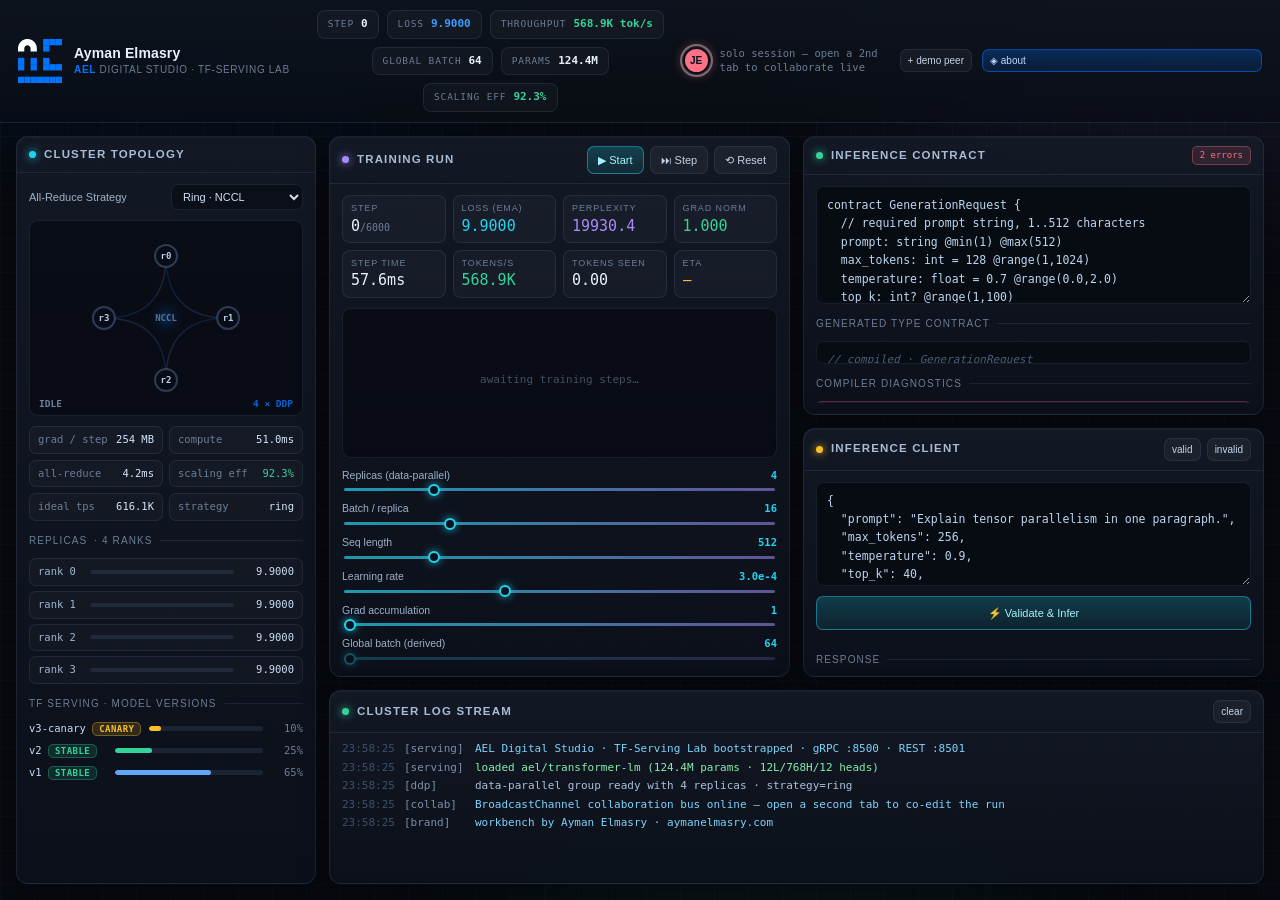
<file: index.html>
<!DOCTYPE html>
<html lang="en">
<head>
<meta charset="utf-8">
<meta name="viewport" content="width=device-width,initial-scale=1">
<title>Ayman Elmasry · TF-Serving Lab — Distributed DDP Transformer Workbench</title>
<meta name="description" content="AEL Digital Studio — interactive transformer workbench with distributed data parallelism, real-time collaboration and type-safe inference contracts.">
<meta name="author" content="Ayman Elmasry">
<style>
:root{
  --bg:#070a10; --bg2:#0c1119;
  --panel-a:rgba(20,26,38,.92); --panel-b:rgba(12,17,27,.92);
  --line:rgba(120,150,200,.14); --line-2:rgba(120,150,200,.28);
  --txt:#c9d6e8; --dim:#6b7d96; --hi:#e8f2ff;
  --cyan:#22d3ee; --violet:#a78bfa; --green:#34d399; --amber:#fbbf24; --red:#fb7185; --blue:#60a5fa;
  --brand:#0074FF;
  --mono:ui-monospace,'SF Mono','JetBrains Mono',Menlo,Consolas,monospace;
}
*{box-sizing:border-box}
html,body{height:100%;margin:0}
body{
  background:var(--bg); color:var(--txt); overflow:hidden;
  font:13px/1.5 -apple-system,BlinkMacSystemFont,'Segoe UI',Roboto,Helvetica,Arial,sans-serif;
  display:flex; flex-direction:column; -webkit-font-smoothing:antialiased;
}
.bg-grid{
  position:fixed; inset:0; pointer-events:none; z-index:0;
  background:
    radial-gradient(900px 500px at 12% -10%, rgba(0,116,255,.13), transparent 60%),
    radial-gradient(800px 500px at 92% 0%, rgba(167,139,250,.10), transparent 60%),
    radial-gradient(700px 400px at 60% 110%, rgba(52,211,153,.07), transparent 60%),
    linear-gradient(rgba(120,150,200,.035) 1px, transparent 1px) 0 0/100% 34px,
    linear-gradient(90deg, rgba(120,150,200,.035) 1px, transparent 1px) 0 0/34px 100%;
}
/* ---------- top bar ---------- */
.topbar{
  position:relative; z-index:2; display:flex; align-items:center; gap:16px;
  padding:10px 18px; border-bottom:1px solid var(--line);
  background:linear-gradient(180deg, rgba(14,19,29,.95), rgba(9,13,20,.7));
  backdrop-filter:blur(10px); flex-wrap:wrap;
}
.brand{display:flex; align-items:center; gap:12px; min-width:280px; cursor:pointer; user-select:none}
.brand:hover .logo{transform:scale(1.06)}
.logo{width:44px;height:44px;display:grid;place-items:center;flex-shrink:0;background:transparent;border:none;box-shadow:none;transition:transform .25s ease;}
.logo svg{display:block;width:100%;height:100%}
.brand h1{margin:0;font-size:14px;letter-spacing:.01em;color:var(--hi);font-weight:650;line-height:1.25}
.brand p{margin:0;font-size:10px;color:var(--dim);letter-spacing:.07em;text-transform:uppercase;line-height:1.35}
.brand p b{color:var(--brand); font-weight:700}
.status-strip{display:flex; gap:8px; flex:1; flex-wrap:wrap; justify-content:center}
.chip{
  display:flex; align-items:center; gap:7px; padding:5px 10px; border-radius:8px;
  background:rgba(255,255,255,.03); border:1px solid var(--line); font-family:var(--mono); font-size:11px;
}
.chip b{color:var(--hi); font-weight:600}
.chip .lab{color:var(--dim); font-size:9.5px; text-transform:uppercase; letter-spacing:.09em}
.presence{display:flex; align-items:center; gap:10px}
.avatars{display:flex}
.avatar{
  width:27px;height:27px;border-radius:50%;display:grid;place-items:center;
  font-size:10px;font-weight:700;color:#08111c; background:var(--c,#22d3ee);
  border:2px solid #0a0f18; margin-left:-7px; cursor:default; position:relative;
  box-shadow:0 0 12px color-mix(in srgb, var(--c) 55%, transparent);
}
.avatar:first-child{margin-left:0}
.avatar.self{outline:2px solid rgba(255,255,255,.35); outline-offset:1px}
.solo-hint{font-size:10.5px;color:var(--dim);font-family:var(--mono);max-width:170px;line-height:1.3}
/* ---------- layout ---------- */
.layout{
  position:relative; z-index:1; flex:1; min-height:0;
  display:grid; gap:13px; padding:13px 16px 16px;
  grid-template-columns:335px minmax(0,1.12fr) minmax(0,1fr);
  grid-template-rows:minmax(0,1fr) 194px;
}
#panel-cluster{grid-area:1/1/3/2}
#panel-train{grid-area:1/2/2/3}
#panel-logs{grid-area:2/2/3/4}
.col-right{grid-area:1/3/2/4; display:flex; flex-direction:column; gap:13px; min-height:0}
.col-right .panel{flex:1 1 0; min-height:0}
.col-right .panel:first-child{flex:1.12 1 0}
/* ---------- panels ---------- */
.panel{
  display:flex; flex-direction:column; min-height:0; overflow:hidden; position:relative;
  background:linear-gradient(180deg,var(--panel-a),var(--panel-b));
  border:1px solid var(--line); border-radius:12px;
  box-shadow:0 10px 30px rgba(0,0,0,.35), inset 0 1px 0 rgba(255,255,255,.03);
  transition:box-shadow .25s, border-color .25s;
}
.panel.peer-focus{border-color:var(--line-2)}
.panel-head{
  display:flex; align-items:center; gap:9px; padding:9px 12px;
  border-bottom:1px solid var(--line); flex-shrink:0;
}
.panel-head h2{
  margin:0; font-size:11.5px; letter-spacing:.1em; text-transform:uppercase;
  color:#a8bcd6; font-weight:650; display:flex; align-items:center; gap:8px; white-space:nowrap;
}
.dot{width:7px;height:7px;border-radius:50%;display:inline-block;flex-shrink:0}
.dot.cyan{background:var(--cyan);box-shadow:0 0 9px var(--cyan)}
.dot.violet{background:var(--violet);box-shadow:0 0 9px var(--violet)}
.dot.green{background:var(--green);box-shadow:0 0 9px var(--green)}
.dot.amber{background:var(--amber);box-shadow:0 0 9px var(--amber)}
.dot.brand{background:var(--brand);box-shadow:0 0 9px var(--brand)}
.spacer{flex:1}
.peer-chips{display:flex; gap:4px; align-items:center; margin-left:auto}
.peer-chip{
  width:17px;height:17px;border-radius:50%;display:grid;place-items:center;font-size:8px;font-weight:800;
  color:#08111c;background:var(--c); box-shadow:0 0 8px color-mix(in srgb,var(--c) 60%,transparent);
}
.panel-body{
  flex:1; min-height:0; overflow:auto; padding:11px 12px;
  display:flex; flex-direction:column; gap:10px;
}
.panel-body::-webkit-scrollbar,pre::-webkit-scrollbar,textarea::-webkit-scrollbar,.log-stream::-webkit-scrollbar{width:9px;height:9px}
.panel-body::-webkit-scrollbar-thumb,pre::-webkit-scrollbar-thumb,textarea::-webkit-scrollbar-thumb,.log-stream::-webkit-scrollbar-thumb{background:rgba(120,150,200,.18);border-radius:6px}
.panel-body::-webkit-scrollbar-track,pre::-webkit-scrollbar-track,textarea::-webkit-scrollbar-track,.log-stream::-webkit-scrollbar-track{background:transparent}
/* ---------- controls ---------- */
.btn{
  font:inherit; font-size:11px; padding:5px 10px; border-radius:7px; cursor:pointer;
  background:rgba(255,255,255,.045); color:#c3d3e8; border:1px solid var(--line);
  transition:.15s; white-space:nowrap;
}
.btn:hover{background:rgba(255,255,255,.09); border-color:var(--line-2); color:#fff}
.btn:active{transform:translateY(1px)}
.btn.primary{background:linear-gradient(180deg,rgba(34,211,238,.22),rgba(34,211,238,.09)); border-color:rgba(34,211,238,.45); color:#a5f3ff}
.btn.primary:hover{background:linear-gradient(180deg,rgba(34,211,238,.34),rgba(34,211,238,.14))}
.btn.tiny{font-size:10px; padding:3px 7px}
.btn.wide{width:100%; justify-content:center; padding:8px}
.btn.brand{background:linear-gradient(180deg,rgba(0,116,255,.28),rgba(0,116,255,.12)); border-color:rgba(0,116,255,.5); color:#bcd9ff}
.btn.brand:hover{background:linear-gradient(180deg,rgba(0,116,255,.4),rgba(0,116,255,.18))}
.btn-group{display:flex; gap:6px; align-items:center}
select,input[type=number]{
  font:inherit; font-size:11px; background:#0a0f18; color:#cfe0f5;
  border:1px solid var(--line); border-radius:7px; padding:5px 7px; outline:none;
}
select:focus,input:focus{border-color:rgba(34,211,238,.5)}
.subhead{
  font-size:10px; letter-spacing:.11em; text-transform:uppercase; color:var(--dim);
  display:flex; align-items:center; gap:7px; margin-top:2px;
}
.subhead::after{content:''; flex:1; height:1px; background:var(--line)}
.field-row{display:flex; align-items:center; gap:9px; justify-content:space-between}
.field-row label{font-size:11px; color:#9db0c8}
.row-between{display:flex; align-items:center; justify-content:space-between; gap:8px}
/* ---------- canvases ---------- */
.canvas-wrap{position:relative; width:100%; border-radius:9px; overflow:hidden; background:rgba(5,8,14,.6); border:1px solid var(--line)}
.canvas-wrap canvas{display:block; width:100%; height:100%}
.ring-wrap{height:196px; flex-shrink:0}
.loss-wrap{height:150px; flex-shrink:0}
/* ---------- metrics ---------- */
.metrics{display:grid; grid-template-columns:repeat(auto-fit,minmax(84px,1fr)); gap:7px}
.metric{background:rgba(255,255,255,.028); border:1px solid var(--line); border-radius:8px; padding:6px 8px; min-width:0}
.metric .k{font-size:9px; letter-spacing:.1em; text-transform:uppercase; color:var(--dim); white-space:nowrap; overflow:hidden; text-overflow:ellipsis}
.metric .v{font-family:var(--mono); font-size:15px; color:var(--hi); line-height:1.35; white-space:nowrap; overflow:hidden; text-overflow:ellipsis}
.metric .v.cyan{color:var(--cyan)} .metric .v.violet{color:var(--violet)}
.metric .v.green{color:var(--green)} .metric .v.amber{color:var(--amber)} .metric .v.red{color:var(--red)}
/* ---------- sliders ---------- */
.sliders{display:grid; grid-template-columns:1fr 1fr; gap:8px 14px}
.slider{display:flex; flex-direction:column; gap:3px}
.slider .top{display:flex; justify-content:space-between; font-size:10.5px; color:#9db0c8}
.slider .top b{font-family:var(--mono); color:var(--cyan); font-weight:600}
input[type=range]{
  -webkit-appearance:none; appearance:none; height:3px; border-radius:3px; outline:none;
  background:linear-gradient(90deg, rgba(34,211,238,.7), rgba(167,139,250,.55));
}
input[type=range]::-webkit-slider-thumb{
  -webkit-appearance:none; width:12px;height:12px;border-radius:50%;
  background:#0b1220; border:2px solid var(--cyan); cursor:pointer;
  box-shadow:0 0 9px rgba(34,211,238,.75);
}
input[type=range]::-moz-range-thumb{width:12px;height:12px;border-radius:50%;background:#0b1220;border:2px solid var(--cyan);cursor:pointer}
/* ---------- cluster ---------- */
.kv-grid{display:grid; grid-template-columns:1fr 1fr; gap:6px}
.kv{display:flex; justify-content:space-between; gap:8px; font-family:var(--mono); font-size:10.5px;
  background:rgba(255,255,255,.025); border:1px solid var(--line); border-radius:7px; padding:5px 8px}
.kv span:first-child{color:var(--dim)} .kv span:last-child{color:#d5e6fb}
.replica-list{display:flex; flex-direction:column; gap:5px}
.replica{
  display:grid; grid-template-columns:auto 1fr auto; align-items:center; gap:8px;
  background:rgba(255,255,255,.025); border:1px solid var(--line); border-radius:7px; padding:5px 8px;
  font-size:10.5px; font-family:var(--mono); transition:border-color .2s;
}
.replica.active{border-color:rgba(34,211,238,.4)}
.replica .rname{color:#9fb6d2; min-width:44px}
.replica .bar{height:4px; border-radius:3px; background:rgba(120,150,200,.14); overflow:hidden}
.replica .bar i{display:block; height:100%; background:linear-gradient(90deg,var(--cyan),var(--violet)); transition:width .12s linear}
.replica .rloss{color:#c8dcf5; min-width:52px; text-align:right}
.replica .stag{font-size:9px; padding:1px 5px; border-radius:4px; background:rgba(251,191,36,.13); color:var(--amber); border:1px solid rgba(251,191,36,.3)}
.versions{display:flex; flex-direction:column; gap:6px}
.version{display:grid; grid-template-columns:auto 1fr auto; gap:8px; align-items:center; font-family:var(--mono); font-size:10.5px}
.version .vname{color:#c8dcf5; min-width:78px}
.version .vbar{height:5px; background:rgba(120,150,200,.14); border-radius:3px; overflow:hidden}
.version .vbar i{display:block; height:100%; border-radius:3px}
.version .vpct{color:var(--dim); min-width:32px; text-align:right}
.tag{font-size:9px; padding:1px 6px; border-radius:5px; letter-spacing:.05em; text-transform:uppercase; font-weight:700}
.tag.canary{background:rgba(251,191,36,.15); color:var(--amber); border:1px solid rgba(251,191,36,.35)}
.tag.stable{background:rgba(52,211,153,.13); color:var(--green); border:1px solid rgba(52,211,153,.3)}
/* ---------- editors ---------- */
textarea{
  width:100%; background:#070b12; color:#bcd6f0; border:1px solid var(--line); border-radius:8px;
  padding:9px 10px; font-family:var(--mono); font-size:11.5px; line-height:1.6; resize:vertical;
  outline:none; transition:border-color .2s; tab-size:2;
}
textarea:focus{border-color:rgba(34,211,238,.45); box-shadow:0 0 0 3px rgba(34,211,238,.07)}
#contractSrc{min-height:118px}
#requestSrc{min-height:104px}
pre.code{
  margin:0; background:#070b12; border:1px solid var(--line); border-radius:8px; padding:9px 10px;
  font-family:var(--mono); font-size:11px; line-height:1.6; color:#a8c6e6;
  white-space:pre-wrap; word-break:break-word; overflow:auto; max-height:190px;
}
#responseBox{color:#9fe8c9; max-height:150px}
.c-kw{color:#c084fc} .c-str{color:#6ee7b7} .c-num{color:#fbbf24} .c-cmt{color:#4b5f78; font-style:italic}
.badge{
  font-size:9px; padding:2px 7px; border-radius:5px; font-family:var(--mono);
  background:rgba(52,211,153,.13); color:var(--green); border:1px solid rgba(52,211,153,.3);
}
.badge.err{background:rgba(251,113,133,.13); color:var(--red); border-color:rgba(251,113,133,.35)}
/* ---------- diagnostics ---------- */
.diags{display:flex; flex-direction:column; gap:4px; max-height:130px; overflow:auto}
.diag{
  display:flex; gap:8px; align-items:flex-start; font-family:var(--mono); font-size:10.5px;
  padding:5px 8px; border-radius:6px; border:1px solid transparent; line-height:1.45;
}
.diag.error{background:rgba(251,113,133,.08); border-color:rgba(251,113,133,.25); color:#ffc4cd}
.diag.warn{background:rgba(251,191,36,.07); border-color:rgba(251,191,36,.22); color:#ffe1a3}
.diag.ok{background:rgba(52,211,153,.07); border-color:rgba(52,211,153,.22); color:#a7f3d0}
.diag .p{color:#7dd3fc; min-width:88px; flex-shrink:0}
.diag .l{color:var(--dim); min-width:30px; flex-shrink:0}
/* ---------- logs ---------- */
.log-stream{
  flex:1; min-height:0; overflow:auto; padding:8px 12px; font-family:var(--mono); font-size:11px;
  display:flex; flex-direction:column; gap:2px;
}
.log-line{display:flex; gap:9px; line-height:1.5; white-space:nowrap}
.log-line .t{color:#3d5069; flex-shrink:0}
.log-line .s{color:#7c8fa8; flex-shrink:0; min-width:62px}
.log-line .m{color:#a9c1dc; white-space:pre-wrap; word-break:break-word}
.log-line.info .m{color:#a9c1dc}
.log-line.ok .m{color:#86efac}
.log-line.warn .m{color:#fcd34d}
.log-line.err .m{color:#fda4af}
.log-line.sys .m{color:#7dd3fc}
.log-line .who{font-weight:700}
/* ---------- about modal ---------- */
.modal{
  position:fixed; inset:0; z-index:50; display:none;
  background:rgba(4,7,12,.78); backdrop-filter:blur(7px);
  align-items:center; justify-content:center; padding:22px;
}
.modal.open{display:flex}
.modal-card{
  width:min(560px,100%); max-height:86vh; overflow:auto; position:relative;
  background:linear-gradient(180deg,rgba(18,24,36,.98),rgba(10,14,22,.98));
  border:1px solid rgba(0,116,255,.28); border-radius:16px; padding:26px 26px 22px;
  box-shadow:0 30px 80px rgba(0,0,0,.7), 0 0 60px rgba(0,116,255,.12), inset 0 1px 0 rgba(255,255,255,.05);
  animation:pop .22s ease-out;
}
@keyframes pop{from{opacity:0;transform:translateY(12px) scale(.985)}to{opacity:1;transform:none}}
.modal-card::-webkit-scrollbar{width:9px}
.modal-card::-webkit-scrollbar-thumb{background:rgba(120,150,200,.2);border-radius:6px}
.modal-close{
  position:absolute; top:14px; right:14px; width:28px; height:28px; border-radius:8px;
  background:rgba(255,255,255,.05); border:1px solid var(--line); color:#9db0c8;
  cursor:pointer; font-size:15px; line-height:1; display:grid; place-items:center;
}
.modal-close:hover{background:rgba(255,255,255,.1); color:#fff}
.m-head{display:flex; gap:18px; align-items:center; margin-bottom:16px}
.m-logo{width:74px;height:74px;flex-shrink:0;display:grid;place-items:center;background:transparent;border:none;box-shadow:none;}
.m-logo svg{display:block;width:100%;height:100%}
.m-head h2{margin:0 0 5px; font-size:20px; color:#f0f7ff; letter-spacing:-.01em; font-weight:700}
.m-title{font-size:10.5px; letter-spacing:.06em; text-transform:uppercase; color:var(--brand); font-weight:700; line-height:1.5}
.m-loc{font-size:11px; color:var(--dim); font-family:var(--mono); margin-top:4px}
.m-body p{font-size:12.5px; line-height:1.72; color:#a9c1dc; margin:0 0 12px}
.m-body p:last-of-type{margin-bottom:0}
.m-divider{height:1px; background:var(--line); margin:18px 0 14px}
.m-links{display:grid; grid-template-columns:1fr 1fr; gap:9px}
.m-link{
  display:flex; align-items:center; gap:9px; padding:9px 11px; border-radius:9px;
  background:rgba(255,255,255,.03); border:1px solid var(--line); text-decoration:none;
  color:#c9d6e8; font-size:11.5px; font-family:var(--mono); transition:.16s; min-width:0;
}
.m-link:hover{background:rgba(0,116,255,.12); border-color:rgba(0,116,255,.45); color:#e8f2ff; transform:translateY(-1px)}
.m-link .ic{
  width:22px;height:22px;border-radius:6px;flex-shrink:0;display:grid;place-items:center;
  background:rgba(0,116,255,.16); color:#7cb4ff; font-size:11px; font-weight:700;
}
.m-link span{overflow:hidden; text-overflow:ellipsis; white-space:nowrap}
.m-credit{
  margin-top:16px; padding-top:13px; border-top:1px solid var(--line);
  display:flex; justify-content:space-between; align-items:center; gap:10px; flex-wrap:wrap;
  font-size:10px; color:var(--dim); font-family:var(--mono); letter-spacing:.04em;
}
.m-credit a{color:#7cb4ff; text-decoration:none}
.m-credit a:hover{text-decoration:underline}
@media (max-width:1280px){
  .layout{grid-template-columns:300px minmax(0,1fr) minmax(0,1fr)}
  .sliders{grid-template-columns:1fr}
}
@media (max-width:1080px){
  body{overflow:auto}
  .layout{display:flex; flex-direction:column; height:auto}
  .panel{min-height:300px}
  .col-right{flex-direction:column}
  #panel-logs{min-height:200px}
  .canvas-wrap{height:180px}
  .m-links{grid-template-columns:1fr}
}
</style>
</head>
<body>
<div class="bg-grid"></div>

<header class="topbar">
  <div class="brand" id="brandBtn" title="About Ayman Elmasry">
    <div class="logo" aria-label="AEL Digital Studio">
      <svg xmlns="http://www.w3.org/2000/svg" viewBox="0 0 226.77 226.77">
        <path d="m97.19,48.59v16.2h-32.4v-16.2c0-8.94-7.25-16.2-16.2-16.2s-16.2,7.25-16.2,16.2v16.2H0v-16.2c0-5.68.98-11.13,2.76-16.2C9.44,13.52,27.44,0,48.59,0s39.16,13.52,45.83,32.4c1.79,5.07,2.76,10.52,2.76,16.2Z" fill="#ffffff"/>
        <rect y="97.19" width="32.4" height="32.4" fill="#0074FF"/>
        <rect x="64.79" y="97.19" width="32.4" height="32.4" fill="#0074FF"/>
        <rect x="64.79" y="129.58" width="32.4" height="32.4" fill="#0074FF"/>
        <rect y="129.58" width="32.4" height="32.4" fill="#0074FF"/>
        <rect x="129.58" y="97.19" width="32.4" height="32.4" fill="#0074FF"/>
        <rect x="161.98" y="129.58" width="32.4" height="32.4" fill="#0074FF"/>
        <rect x="194.38" y="129.58" width="32.4" height="32.4" fill="#0074FF"/>
        <rect x="129.58" y="129.58" width="32.4" height="32.4" fill="#0074FF"/>
        <rect x="129.58" width="32.4" height="32.4" fill="#0074FF"/>
        <rect x="161.98" width="32.4" height="32.4" fill="#0074FF"/>
        <rect x="194.38" width="32.4" height="32.4" fill="#0074FF"/>
        <rect x="129.58" y="32.4" width="32.4" height="32.4" fill="#0074FF"/>
        <rect y="194.38" width="32.4" height="32.4" fill="#0074FF"/>
        <rect x="32.4" y="194.38" width="32.4" height="32.4" fill="#0074FF"/>
        <rect x="64.79" y="194.38" width="32.4" height="32.4" fill="#0074FF"/>
        <rect x="97.19" y="194.38" width="32.4" height="32.4" fill="#0074FF"/>
        <rect x="129.58" y="194.38" width="32.4" height="32.4" fill="#0074FF"/>
        <rect x="161.98" y="194.38" width="32.4" height="32.4" fill="#0074FF"/>
        <rect x="194.38" y="194.38" width="32.4" height="32.4" fill="#0074FF"/>
      </svg>
    </div>
    <div>
      <h1>Ayman Elmasry</h1>
      <p><b>AEL</b> Digital Studio · TF-Serving Lab</p>
    </div>
  </div>

  <div class="status-strip" id="statusStrip"></div>

  <div class="presence">
    <div class="avatars" id="avatars"></div>
    <div class="solo-hint" id="soloHint"></div>
    <button class="btn tiny" id="btnPeer" title="Spawn a simulated collaborator">+ demo peer</button>
    <button class="btn tiny brand" id="btnAbout" title="About Ayman Elmasry">◈ about</button>
  </div>
</header>

<main class="layout">

  <!-- ============ CLUSTER ============ -->
  <section class="panel" id="panel-cluster" data-panel="cluster">
    <div class="panel-head">
      <h2><span class="dot cyan"></span>Cluster Topology</h2>
      <div class="peer-chips" data-chips="cluster"></div>
    </div>
    <div class="panel-body">
      <div class="field-row">
        <label>All-Reduce Strategy</label>
        <select id="strategy">
          <option value="ring">Ring · NCCL</option>
          <option value="tree">Tree · NCCL</option>
          <option value="flat">Flat · Param Server</option>
        </select>
      </div>
      <div class="canvas-wrap ring-wrap"><canvas id="ringCanvas"></canvas></div>
      <div class="kv-grid" id="commStats"></div>
      <div class="subhead">Replicas <span id="replicaCountLabel" style="color:var(--dim)"></span></div>
      <div class="replica-list" id="replicaList"></div>
      <div class="subhead">TF Serving · Model Versions</div>
      <div class="versions" id="versions"></div>
    </div>
  </section>

  <!-- ============ TRAINING ============ -->
  <section class="panel" id="panel-train" data-panel="train">
    <div class="panel-head">
      <h2><span class="dot violet"></span>Training Run</h2>
      <div class="peer-chips" data-chips="train"></div>
      <div class="spacer"></div>
      <div class="btn-group">
        <button id="btnPlay" class="btn primary">▶ Start</button>
        <button id="btnStep" class="btn">⏭ Step</button>
        <button id="btnReset" class="btn">⟲ Reset</button>
      </div>
    </div>
    <div class="panel-body">
      <div class="metrics" id="metrics"></div>
      <div class="canvas-wrap loss-wrap"><canvas id="lossCanvas"></canvas></div>
      <div class="sliders">
        <div class="slider">
          <div class="top"><span>Replicas (data-parallel)</span><b id="vReplicas">4</b></div>
          <input type="range" id="sReplicas" min="1" max="16" step="1" value="4">
        </div>
        <div class="slider">
          <div class="top"><span>Batch / replica</span><b id="vBatch">16</b></div>
          <input type="range" id="sBatch" min="1" max="64" step="1" value="16">
        </div>
        <div class="slider">
          <div class="top"><span>Seq length</span><b id="vSeq">512</b></div>
          <input type="range" id="sSeq" min="128" max="2048" step="128" value="512">
        </div>
        <div class="slider">
          <div class="top"><span>Learning rate</span><b id="vLr">3.0e-4</b></div>
          <input type="range" id="sLr" min="0" max="100" step="1" value="50">
        </div>
        <div class="slider">
          <div class="top"><span>Grad accumulation</span><b id="vAccum">1</b></div>
          <input type="range" id="sAccum" min="1" max="8" step="1" value="1">
        </div>
        <div class="slider">
          <div class="top"><span>Global batch (derived)</span><b id="vGlobal">64</b></div>
          <input type="range" id="sGlobal" min="0" max="0" step="1" value="0" disabled style="opacity:.35">
        </div>
      </div>
    </div>
  </section>

  <!-- ============ RIGHT COLUMN ============ -->
  <div class="col-right">

    <section class="panel" id="panel-contract" data-panel="contract">
      <div class="panel-head">
        <h2><span class="dot green"></span>Inference Contract</h2>
        <div class="peer-chips" data-chips="contract"></div>
        <div class="spacer"></div>
        <span class="badge" id="contractBadge">compiled</span>
      </div>
      <div class="panel-body">
        <textarea id="contractSrc" spellcheck="false"></textarea>
        <div class="subhead">Generated Type Contract</div>
        <pre class="code" id="compiledTs"></pre>
        <div class="subhead">Compiler Diagnostics</div>
        <div class="diags" id="contractDiags"></div>
      </div>
    </section>

    <section class="panel" id="panel-infer" data-panel="infer">
      <div class="panel-head">
        <h2><span class="dot amber"></span>Inference Client</h2>
        <div class="peer-chips" data-chips="infer"></div>
        <div class="spacer"></div>
        <div class="btn-group">
          <button class="btn tiny" id="btnSampleOk">valid</button>
          <button class="btn tiny" id="btnSampleBad">invalid</button>
        </div>
      </div>
      <div class="panel-body">
        <textarea id="requestSrc" spellcheck="false"></textarea>
        <button class="btn primary wide" id="btnInfer">⚡ Validate &amp; Infer</button>
        <div class="diags" id="requestDiags"></div>
        <div class="subhead">Response</div>
        <pre class="code" id="responseBox">— awaiting request —</pre>
      </div>
    </section>

  </div>

  <!-- ============ LOGS ============ -->
  <section class="panel" id="panel-logs" data-panel="logs">
    <div class="panel-head">
      <h2><span class="dot green"></span>Cluster Log Stream</h2>
      <div class="peer-chips" data-chips="logs"></div>
      <div class="spacer"></div>
      <button class="btn tiny" id="btnClearLogs">clear</button>
    </div>
    <div class="log-stream" id="logStream"></div>
  </section>

</main>

<!-- ============ ABOUT MODAL ============ -->
<div class="modal" id="aboutModal" role="dialog" aria-modal="true" aria-label="About Ayman Elmasry">
  <div class="modal-card">
    <button class="modal-close" id="aboutClose" aria-label="Close">✕</button>

    <div class="m-head">
      <div class="m-logo">
        <svg xmlns="http://www.w3.org/2000/svg" viewBox="0 0 226.77 226.77">
          <path d="m97.19,48.59v16.2h-32.4v-16.2c0-8.94-7.25-16.2-16.2-16.2s-16.2,7.25-16.2,16.2v16.2H0v-16.2c0-5.68.98-11.13,2.76-16.2C9.44,13.52,27.44,0,48.59,0s39.16,13.52,45.83,32.4c1.79,5.07,2.76,10.52,2.76,16.2Z" fill="#ffffff"/>
          <rect y="97.19" width="32.4" height="32.4" fill="#0074FF"/>
          <rect x="64.79" y="97.19" width="32.4" height="32.4" fill="#0074FF"/>
          <rect x="64.79" y="129.58" width="32.4" height="32.4" fill="#0074FF"/>
          <rect y="129.58" width="32.4" height="32.4" fill="#0074FF"/>
          <rect x="129.58" y="97.19" width="32.4" height="32.4" fill="#0074FF"/>
          <rect x="161.98" y="129.58" width="32.4" height="32.4" fill="#0074FF"/>
          <rect x="194.38" y="129.58" width="32.4" height="32.4" fill="#0074FF"/>
          <rect x="129.58" y="129.58" width="32.4" height="32.4" fill="#0074FF"/>
          <rect x="129.58" width="32.4" height="32.4" fill="#0074FF"/>
          <rect x="161.98" width="32.4" height="32.4" fill="#0074FF"/>
          <rect x="194.38" width="32.4" height="32.4" fill="#0074FF"/>
          <rect x="129.58" y="32.4" width="32.4" height="32.4" fill="#0074FF"/>
          <rect y="194.38" width="32.4" height="32.4" fill="#0074FF"/>
          <rect x="32.4" y="194.38" width="32.4" height="32.4" fill="#0074FF"/>
          <rect x="64.79" y="194.38" width="32.4" height="32.4" fill="#0074FF"/>
          <rect x="97.19" y="194.38" width="32.4" height="32.4" fill="#0074FF"/>
          <rect x="129.58" y="194.38" width="32.4" height="32.4" fill="#0074FF"/>
          <rect x="161.98" y="194.38" width="32.4" height="32.4" fill="#0074FF"/>
          <rect x="194.38" y="194.38" width="32.4" height="32.4" fill="#0074FF"/>
        </svg>
      </div>
      <div>
        <h2>Ayman Elmasry</h2>
        <div class="m-title">Visionary · AI Orchestrator · Brand Designer<br>Founder @ AEL Digital Studio</div>
        <div class="m-loc">Dubai · Egypt · Kuwait</div>
      </div>
    </div>

    <div class="m-body">
      <p>I define the vision behind digital products and orchestrate AI to bring that vision to life.</p>
      <p>As the founder of <strong style="color:#e8f2ff">AEL Digital Studio</strong>, I design brand systems, AI-powered experiences, and digital platforms where strategy, design, and technology work as a unified system. My work focuses on building scalable frameworks and reusable systems rather than one-off deliverables.</p>
      <p style="color:#7f93ab">Dubai · Egypt · Kuwait — I collaborate with clients worldwide to create distinctive brands, intelligent digital products, and long-term design systems that remain consistent, maintainable, and built for growth.</p>
    </div>

    <div class="m-divider"></div>

    <div class="m-links">
      <a class="m-link" href="https://www.aymanelmasry.com/" target="_blank" rel="noopener noreferrer">
        <span class="ic">◈</span><span>www.aymanelmasry.com</span>
      </a>
      <a class="m-link" href="https://aymanelmasry.me/" target="_blank" rel="noopener noreferrer">
        <span class="ic">◇</span><span>aymanelmasry.me</span>
      </a>
      <a class="m-link" href="mailto:ayman@aymanelmasry.me">
        <span class="ic">@</span><span>ayman@aymanelmasry.me</span>
      </a>
      <a class="m-link" href="mailto:ayman@aymanelmasry.me">
        <span class="ic">@</span><span>ayman@aymanelmasry.me</span>
      </a>
    </div>

    <div class="m-credit">
      <span>AEL DIGITAL STUDIO · TF-SERVING LAB</span>
      <span>© <span id="year"></span> Ayman Elmasry</span>
    </div>
  </div>
</div>

<script>
"use strict";
/* =========================================================================
   0 · UTILITIES
   ========================================================================= */
const $  = (s, r = document) => r.querySelector(s);
const $$ = (s, r = document) => Array.from(r.querySelectorAll(s));
const clamp = (v, a, b) => Math.min(b, Math.max(a, v));
const rnd = (a, b) => a + Math.random() * (b - a);
const pick = a => a[Math.floor(Math.random() * a.length)];
const esc = s => String(s).replace(/&/g, "&amp;").replace(/</g, "&lt;").replace(/>/g, "&gt;");

function fmtN(n, d = 1) {
  if (!isFinite(n) || isNaN(n)) return "—";
  const a = Math.abs(n);
  if (a >= 1e9) return (n / 1e9).toFixed(2) + "B";
  if (a >= 1e6) return (n / 1e6).toFixed(d) + "M";
  if (a >= 1e3) return (n / 1e3).toFixed(d) + "K";
  return a < 10 ? n.toFixed(2) : n.toFixed(0);
}
function fmtMs(ms) {
  if (ms < 1) return ms.toFixed(2) + "ms";
  if (ms < 1000) return ms.toFixed(1) + "ms";
  return (ms / 1000).toFixed(2) + "s";
}

/* =========================================================================
   1 · IDENTITY + REAL-TIME COLLABORATION (BroadcastChannel)
   ========================================================================= */
const NAMES  = ["ada", "linus", "grace", "karpathy", "yann", "fei", "jeff", "ilya", "noor", "ravi", "mei", "tomas"];
const COLORS = ["#22d3ee", "#a78bfa", "#34d399", "#fbbf24", "#fb7185", "#60a5fa", "#f472b6", "#4ade80"];

const ME = {
  id: (sessionStorage.getItem("tfs-id") || Math.random().toString(36).slice(2, 9)),
  name: (sessionStorage.getItem("tfs-name") || pick(NAMES) + "-" + Math.floor(Math.random() * 90 + 10)),
  color: (sessionStorage.getItem("tfs-color") || pick(COLORS)),
  focus: null,
  self: true
};
sessionStorage.setItem("tfs-id", ME.id);
sessionStorage.setItem("tfs-name", ME.name);
sessionStorage.setItem("tfs-color", ME.color);

const peers = new Map();
let chan = null;
try {
  if ("BroadcastChannel" in window) {
    chan = new BroadcastChannel("tfs-lab");
    chan.onmessage = e => handleMessage(e.data);
  }
} catch (_) { chan = null; }

function post(msg) {
  if (!chan) return;
  try { chan.postMessage(Object.assign({ from: ME.id, name: ME.name, color: ME.color, t: Date.now() }, msg)); }
  catch (_) {}
}

function handleMessage(m) {
  if (!m || m.from === ME.id) return;
  if (m.type === "bye") { peers.delete(m.from); renderPresence(); return; }
  if (m.type === "presence" || m.type === "hello") {
    const existing = peers.get(m.from);
    peers.set(m.from, {
      id: m.from, name: m.name, color: m.color, focus: m.focus || null,
      activity: m.activity || "idle", lastSeen: Date.now(), demo: false
    });
    if (!existing && m.type === "hello") {
      log("sys", `peer ${m.name} joined the session`, "collab");
      post({ type: "presence", focus: ME.focus, activity: currentActivity() });
    }
    renderPresence();
    return;
  }
  if (m.type === "state") { applyRemotePatch(m.patch, m.name, m.color); return; }
  if (m.type === "log") { log(m.level || "info", m.msg, m.src || "peer", m.name, m.color); return; }
  if (m.type === "contract") {
    if (S.contractSrc !== m.src) {
      S.contractSrc = m.src;
      $("#contractSrc").value = m.src;
      recompileContract();
      log("sys", `${m.name} edited the inference contract`, "collab", m.name, m.color);
    }
  }
}

function currentActivity() {
  if (S.running) return "training";
  if (ME.focus === "contract") return "editing contract";
  if (ME.focus === "infer") return "testing inference";
  if (ME.focus === "train") return "tuning hyperparams";
  return "observing";
}

setInterval(() => {
  post({ type: "presence", focus: ME.focus, activity: currentActivity() });
  const now = Date.now();
  let dirty = false;
  for (const [id, p] of peers) {
    if (!p.demo && now - p.lastSeen > 5200) { peers.delete(id); dirty = true; }
  }
  if (dirty) renderPresence();
}, 1600);

window.addEventListener("beforeunload", () => post({ type: "bye" }));

/* ---- demo peer simulation ---- */
const DEMO_ACTIONS = [
  () => { S.lr = clamp(S.lr * rnd(0.6, 1.5), 1e-5, 3e-3); syncSlidersFromState(); recompileTiming(); return `swept learning rate → ${S.lr.toExponential(1)}`; },
  () => { S.batch = clamp(Math.round(S.batch * rnd(0.5, 1.8)), 1, 64); syncSlidersFromState(); recompileTiming(); return `resized micro-batch → ${S.batch}`; },
  () => { S.replicas = clamp(S.replicas + pick([-1, 1, 1, 2]), 1, 16); syncSlidersFromState(); recompileTiming(); return `rescaled replica group → ${S.replicas} ranks`; },
  () => `profiled step ${S.step}: ${S.lastStepMs.toFixed(1)}ms (comm ${S.lastCommMs.toFixed(1)}ms)`,
  () => `checked contract checksum · ${contract.fields.length} fields verified`,
  () => pick(["warming KV-cache shard 3", "rotating TF Serving model version v3-canary", "validated gradient bucket alignment", "prefetching eval batch 118"])
];

function spawnDemoPeer() {
  const id = "demo-" + Math.random().toString(36).slice(2, 7);
  const p = {
    id, name: pick(NAMES) + "-" + Math.floor(Math.random() * 90 + 10),
    color: pick(COLORS), focus: null, activity: "idle",
    lastSeen: Date.now(), demo: true
  };
  peers.set(id, p);
  log("sys", `demo collaborator ${p.name} joined`, "collab", p.name, p.color);
  renderPresence();

  const tick = () => {
    if (!peers.has(id)) return;
    p.focus = pick(["train", "contract", "infer", null, "cluster"]);
    p.lastSeen = Date.now();
    if (Math.random() < 0.45) {
      log("info", pick(DEMO_ACTIONS)(), "collab", p.name, p.color);
    }
    renderPresence();
    setTimeout(tick, rnd(2600, 6200));
  };
  setTimeout(tick, 1200);
}

/* =========================================================================
   2 · STATE
   ========================================================================= */
const DEFAULT_CONTRACT = `contract GenerationRequest {
  // required prompt string, 1..512 characters
  prompt: string @min(1) @max(512)
  max_tokens: int = 128 @range(1,1024)
  temperature: float = 0.7 @range(0.0,2.0)
  top_k: int? @range(1,100)
  top_p: float? @range(0.0,1.0)
  stream: bool = false
  stop: string[]? @maxItems(4)
}`;

const DEFAULT_REQUEST = `{
  "prompt": "Explain tensor parallelism in one paragraph.",
  "max_tokens": 256,
  "temperature": 0.9,
  "top_k": 40,
  "stream": true,
  "stop": ["\\n\\n", "###"]
}`;

const BAD_REQUEST = `{
  "prompt": "",
  "max_tokens": 9000,
  "temperature": "hot",
  "top_k": 250,
  "stream": true,
  "stop": ["a", "b", "c", "d", "e", "f"],
  "top_p": 3.4
}`;

const S = {
  running: false,
  step: 0,
  maxSteps: 6000,
  phase: "idle",
  phaseP: 0,
  phaseT: 0,

  replicas: 4,
  batch: 16,
  seq: 512,
  lr: 3e-4,
  accum: 1,
  strategy: "ring",

  loss: 9.9, smoothLoss: 9.9, gradNorm: 1.0,
  history: [],
  tps: 0,
  lastStepMs: 52, lastComputeMs: 47, lastCommMs: 5,

  contractSrc: DEFAULT_CONTRACT,
  requestSrc: DEFAULT_REQUEST,
  replicaStats: []
};

let contract = { name: "Contract", fields: [], diags: [] };

const MODEL = { vocab: 50257, hidden: 768, layers: 12, heads: 12, maxSeq: 1024 };
function paramCount(m) {
  const emb = m.vocab * m.hidden + m.maxSeq * m.hidden;
  const perLayer = 12 * m.hidden * m.hidden + 13 * m.hidden;
  return emb + m.layers * perLayer + 2 * m.hidden;
}
const PARAMS = paramCount(MODEL);

/* =========================================================================
   3 · LOGGING
   ========================================================================= */
const logStream = $("#logStream");
let logCount = 0;
function log(level, msg, src = "rank0", who = null, color = null) {
  const el = document.createElement("div");
  el.className = "log-line " + level;
  const t = new Date().toTimeString().slice(0, 8);
  const whoHtml = who ? `<span class="who" style="color:${color || "#7dd3fc"}">${esc(who)}</span> ` : "";
  el.innerHTML = `<span class="t">${t}</span><span class="s">[${esc(src)}]</span><span class="m">${whoHtml}${esc(msg)}</span>`;
  logStream.appendChild(el);
  if (++logCount > 260) { logStream.removeChild(logStream.firstChild); logCount--; }
  logStream.scrollTop = logStream.scrollHeight;
}
function clearLogs() { logStream.innerHTML = ""; logCount = 0; }

/* =========================================================================
   4 · CONTRACT COMPILER
   ========================================================================= */
const KNOWN_TYPES = ["string", "int", "float", "bool", "any", "json"];

function parseContract(src) {
  const diags = [];
  const fields = [];
  let name = "Contract";
  let depth = 0;
  const lines = src.split("\n");

  for (let i = 0; i < lines.length; i++) {
    const line = lines[i].replace(/\/\/.*$/, "").trim();
    if (!line) continue;

    if (depth === 0) {
      const m = line.match(/^contract\s+([A-Za-z_]\w*)\s*\{$/);
      if (!m) { diags.push({ line: i + 1, sev: "error", msg: "expected `contract <Name> {`" }); continue; }
      name = m[1]; depth = 1; continue;
    }
    if (line === "}") { depth = 0; continue; }
    const f = parseField(line, i + 1, diags);
    if (f) fields.push(f);
  }
  if (depth !== 0) diags.push({ line: lines.length, sev: "error", msg: "unclosed contract block — missing `}`" });
  if (!fields.length && !diags.length) diags.push({ line: 1, sev: "error", msg: "contract declares no fields" });
  return { name, fields, diags };
}

function parseField(line, ln, diags) {
  const m = line.match(/^([A-Za-z_]\w*)\s*:\s*([A-Za-z_]\w*)\s*(\[\])?\s*(\?)?\s*(.*)$/);
  if (!m) { diags.push({ line: ln, sev: "error", msg: `cannot parse field: "${line}"` }); return null; }
  const [, fname, base, arr, opt, rest] = m;
  if (!KNOWN_TYPES.includes(base)) diags.push({ line: ln, sev: "error", msg: `unknown type "${base}" (expected ${KNOWN_TYPES.join(" | ")})` });

  const field = { name: fname, type: base, array: !!arr, optional: !!opt, decos: [], def: undefined, line: ln };
  let decoPart = rest;
  const eq = rest.indexOf("=");
  if (eq >= 0) {
    decoPart = rest.slice(0, eq);
    const raw = rest.slice(eq + 1).trim();
    try { field.def = JSON.parse(raw); }
    catch (_) {
      if (/^-?\d+(\.\d+)?$/.test(raw)) field.def = parseFloat(raw);
      else if (raw === "true" || raw === "false") field.def = raw === "true";
      else if (/^".*"$/.test(raw)) field.def = raw.slice(1, -1);
      else diags.push({ line: ln, sev: "error", msg: `invalid default value "${raw}" for ${fname}` });
    }
  }
  const re = /@(\w+)(?:\(([^)]*)\))?/g;
  let dm;
  while ((dm = re.exec(decoPart))) {
    const args = dm[2] ? dm[2].split(",").map(s => s.trim()).filter(Boolean) : [];
    field.decos.push({ name: dm[1], args });
  }
  return field;
}

function tsType(t) {
  return { string: "string", int: "number", float: "number", bool: "boolean", any: "unknown", json: "unknown" }[t] || "unknown";
}
function compileTs(c) {
  const out = [`// compiled · ${c.name}`, `// runtime-validated at the TF Serving boundary`, `export interface ${c.name} {`];
  for (const f of c.fields) {
    const t = f.array ? tsType(f.type) + "[]" : tsType(f.type);
    const opt = (f.optional || f.def !== undefined) ? "?" : "";
    const notes = [];
    if (f.def !== undefined) notes.push("default " + JSON.stringify(f.def));
    for (const d of f.decos) notes.push("@" + d.name + (d.args.length ? "(" + d.args.join(", ") + ")" : ""));
    const left = `  ${f.name}${opt}: ${t};`;
    out.push(left.padEnd(32) + "// " + (notes.join(" · ") || "required"));
  }
  out.push("}");
  return out.join("\n");
}
function highlightTs(src) {
  return esc(src).replace(
    /(\/\/[^\n]*)|(\b(?:export|interface|string|number|boolean|unknown)\b)|("(?:[^"\\]|\\.)*")|(\b\d+(?:\.\d+)?\b)/g,
    (m, cmt, kw, str, num) => {
      if (cmt) return `<span class="c-cmt">${cmt}</span>`;
      if (kw) return `<span class="c-kw">${kw}</span>`;
      if (str) return `<span class="c-str">${str}</span>`;
      if (num) return `<span class="c-num">${num}</span>`;
      return m;
    }
  );
}

function validateBody(body, c) {
  const out = [];
  if (typeof body !== "object" || body === null || Array.isArray(body)) {
    out.push({ path: "$", sev: "error", msg: "request body must be a JSON object" });
    return out;
  }
  const known = new Set(c.fields.map(f => f.name));
  for (const k of Object.keys(body)) {
    if (!known.has(k)) out.push({ path: "$." + k, sev: "warn", msg: `unknown field "${k}" is not part of ${c.name}` });
  }
  for (const f of c.fields) {
    const p = "$." + f.name;
    const v = body[f.name];

    if (v === undefined || v === null) {
      if (!f.optional && f.def === undefined) out.push({ path: p, sev: "error", msg: `missing required field "${f.name}"` });
      continue;
    }

    if (f.array) {
      if (!Array.isArray(v)) { out.push({ path: p, sev: "error", msg: `expected ${f.type}[], received ${jsType(v)}` }); continue; }
      v.forEach((item, i) => {
        if (!typeOk(item, f.type)) out.push({ path: `${p}[${i}]`, sev: "error", msg: `expected ${f.type}, received ${jsType(item)}` });
      });
    } else if (!typeOk(v, f.type)) {
      out.push({ path: p, sev: "error", msg: `expected ${f.type}, received ${jsType(v)}` });
      continue;
    }

    for (const d of f.decos) {
      const args = d.args.map(a => (isNaN(parseFloat(a)) ? a.replace(/^["']|["']$/g, "") : parseFloat(a)));
      const a0 = args[0], a1 = args[1];
      switch (d.name) {
        case "min":
          if (typeof v === "string" && v.length < a0) out.push({ path: p, sev: "error", msg: `length ${v.length} < min ${a0}` });
          else if (typeof v === "number" && v < a0) out.push({ path: p, sev: "error", msg: `value ${v} < min ${a0}` });
          break;
        case "max":
          if (typeof v === "string" && v.length > a0) out.push({ path: p, sev: "error", msg: `length ${v.length} > max ${a0}` });
          else if (typeof v === "number" && v > a0) out.push({ path: p, sev: "error", msg: `value ${v} > max ${a0}` });
          break;
        case "range":
          if (typeof v === "number" && (v < a0 || v > a1))
            out.push({ path: p, sev: "error", msg: `value ${v} outside range [${a0}, ${a1}]` });
          break;
        case "maxItems":
          if (Array.isArray(v) && v.length > a0)
            out.push({ path: p, sev: "error", msg: `array length ${v.length} > maxItems ${a0}` });
          break;
        case "pattern":
          try { if (typeof v === "string" && !new RegExp(a0).test(v)) out.push({ path: p, sev: "error", msg: `"${v}" does not match /${a0}/` }); }
          catch (_) { out.push({ path: p, sev: "warn", msg: `invalid @pattern regex "${a0}"` }); }
          break;
        case "enum":
          if (!args.includes(v)) out.push({ path: p, sev: "error", msg: `value must be one of [${args.join(", ")}]` });
          break;
        default:
          out.push({ path: p, sev: "warn", msg: `unknown decorator @${d.name} ignored` });
      }
    }
  }
  return out;
}
function jsType(v) {
  if (Array.isArray(v)) return "array";
  if (v === null) return "null";
  return typeof v;
}
function typeOk(v, t) {
  switch (t) {
    case "string": return typeof v === "string";
    case "int":    return typeof v === "number" && Number.isInteger(v);
    case "float":  return typeof v === "number" && isFinite(v);
    case "bool":   return typeof v === "boolean";
    case "any":
    case "json":   return true;
    default:       return false;
  }
}

/* =========================================================================
   5 · DIAGNOSTIC RENDERING
   ========================================================================= */
function renderDiags(container, diags, okMsg) {
  if (!diags.length) {
    container.innerHTML = `<div class="diag ok"><span class="p">✓</span><span>${esc(okMsg)}</span></div>`;
    return;
  }
  container.innerHTML = diags.map(d => `
    <div class="diag ${d.sev}">
      <span class="l">${d.line ? "L" + d.line : "•"}</span>
      <span class="p">${esc(d.path || d.sev)}</span>
      <span>${esc(d.msg)}</span>
    </div>`).join("");
}

function recompileContract() {
  contract = parseContract(S.contractSrc);
  $("#compiledTs").innerHTML = highlightTs(compileTs(contract));

  const badge = $("#contractBadge");
  if (contract.diags.length) {
    badge.textContent = contract.diags.length + " error" + (contract.diags.length > 1 ? "s" : "");
    badge.classList.add("err");
  } else {
    badge.textContent = "compiled · " + contract.fields.length + " fields";
    badge.classList.remove("err");
  }
  renderDiags($("#contractDiags"), contract.diags, `type contract "${contract.name}" compiled — ${contract.fields.length} field(s), 0 errors`);
}

/* =========================================================================
   6 · INFERENCE
   ========================================================================= */
const CANNED_TEXT =
  "Tensor parallelism splits each weight matrix across the accelerator mesh, so every rank computes a " +
  "partial matmul and the shards are reconciled with an all-reduce before the next layer. Data parallelism " +
  "instead replicates the whole model and partitions the global batch; gradients are averaged with a ring " +
  "all-reduce whose cost is 2(N-1)/N times the gradient size, which is why overlap with the backward pass " +
  "and gradient bucketing dominate scaling efficiency beyond eight replicas.";

function runInference() {
  let body;
  try { body = JSON.parse(S.requestSrc); }
  catch (e) {
    renderDiags($("#requestDiags"), [{ path: "$", sev: "error", msg: "malformed JSON — " + e.message }], "");
    $("#responseBox").textContent = "— rejected before reaching the model server —";
    log("err", "inference rejected: malformed JSON payload", "client");
    return;
  }

  const diags = validateBody(body, contract);
  const errors = diags.filter(d => d.sev === "error");
  renderDiags($("#requestDiags"), diags, `payload satisfies ${contract.name} — forwarded to TF Serving`);

  if (errors.length) {
    $("#responseBox").textContent = "— 400 Bad Request · contract violation —\n" +
      errors.map(e => `${e.path}: ${e.msg}`).join("\n");
    log("err", `inference rejected: ${errors.length} contract violation(s)`, "client");
    post({ type: "log", level: "warn", msg: `contract violation (${errors.length}) on inference request`, src: "client" });
    return;
  }

  const req = {};
  for (const f of contract.fields) {
    req[f.name] = (body[f.name] !== undefined && body[f.name] !== null) ? body[f.name] : f.def;
  }

  const promptTokens = Math.max(1, Math.round((req.prompt || "").length / 4));
  const maxTok = req.max_tokens || 128;
  const queue = rnd(1.2, 6.5) * (S.running ? 2.4 : 1);
  const prefill = 6 + promptTokens * 0.34 * (req.stream ? 1 : 1.15);
  const decode = maxTok * rnd(0.72, 1.05) * (1 + (S.replicas > 8 ? 0.18 : 0));
  const total = queue + prefill + decode;

  const resp = {
    model: "ael/transformer-lm",
    version: S.running ? "v3-canary" : "v2",
    contract: contract.name + " ✓ validated",
    generated_text: CANNED_TEXT.slice(0, Math.max(80, Math.min(CANNED_TEXT.length, maxTok * 2))),
    usage: { prompt_tokens: promptTokens, completion_tokens: maxTok },
    timings_ms: {
      queue: +queue.toFixed(2),
      prefill: +prefill.toFixed(2),
      decode: +decode.toFixed(2),
      total: +total.toFixed(2)
    },
    sampling: { temperature: req.temperature, top_k: req.top_k ?? null, top_p: req.top_p ?? null }
  };

  $("#responseBox").textContent = JSON.stringify(resp, null, 2);
  log("ok", `200 OK · ${maxTok} tokens in ${total.toFixed(1)}ms (${(maxTok / (decode / 1000)).toFixed(1)} tok/s)`, "serving");
  post({ type: "log", level: "info", msg: `ran inference on ${contract.name} · ${total.toFixed(1)}ms`, src: "serving" });
}

/* =========================================================================
   7 · SIMULATION ENGINE
   ========================================================================= */
function recompileTiming() {
  const N = S.replicas;
  const tokensPerReplica = S.batch * S.seq / S.accum;

  const flops = 6 * PARAMS * tokensPerReplica;
  const computeMs = (flops / (312e12)) * 1000 * 2.6;

  const gradBytes = PARAMS * 2 * 1.02;
  const bw = 90e9;
  const factor = S.strategy === "ring" ? 2 * (N - 1) / N
               : S.strategy === "tree" ? Math.max(0.25, Math.log2(Math.max(2, N)) / N * 2.2)
               : (N - 1) / N * 1.35;
  const commMs = N > 1 ? (gradBytes * factor) / bw * 1000 : 0;

  S.lastComputeMs = computeMs;
  S.lastCommMs = commMs;
  S.lastStepMs = computeMs + commMs + 2.4;

  const globalBatch = S.batch * N * S.accum;
  S.tps = (globalBatch * S.seq) / (S.lastStepMs / 1000);
}

function advance(dt) {
  S.phaseT += dt;
  if (S.phaseT >= S.lastStepMs) {
    S.phaseT = S.phaseT % S.lastStepMs;
    completeStep();
  }
  const p = S.phaseT / S.lastStepMs;
  S.phaseP = p;
  S.phase = p < 0.55 ? "compute" : p < 0.86 ? "allreduce" : "update";
}

let stepCounter = 0;
function completeStep() {
  S.step++;
  stepCounter++;

  const lrFactor = S.lr / 3e-4;
  const decay = 900 / Math.pow(lrFactor, 0.85);
  let base = 1.42 + 8.6 * Math.exp(-S.step / decay);

  if (lrFactor > 3.6) base += (lrFactor - 3.6) * 0.55 * (1 + Math.sin(S.step / 7));

  const noiseAmp = 0.055 * Math.sqrt(lrFactor);
  const loss = Math.max(0.4, base + rnd(-noiseAmp, noiseAmp));
  S.loss = loss;
  S.smoothLoss = S.smoothLoss * 0.85 + loss * 0.15;
  S.gradNorm = Math.max(0.05, 1.15 * Math.exp(-S.step / 1400) + rnd(-0.08, 0.08));

  S.history.push({ step: S.step, loss });
  if (S.history.length > 320) S.history.shift();

  const N = S.replicas;
  S.replicaStats = [];
  for (let i = 0; i < N; i++) {
    const straggler = i === N - 1 && N > 2 && (S.step % 17 < 4);
    S.replicaStats.push({
      rank: i,
      loss: loss + rnd(-0.045, 0.045) + (straggler ? 0.09 : 0),
      gradNorm: S.gradNorm * rnd(0.9, 1.1),
      util: clamp(rnd(88, 99) - (straggler ? 22 : 0), 40, 99.5),
      straggler
    });
  }

  if (stepCounter % 20 === 0) {
    log("info",
      `step ${S.step} · loss ${loss.toFixed(4)} · gn ${S.gradNorm.toFixed(3)} · ${fmtMs(S.lastStepMs)}/step · ${fmtN(S.tps)} tok/s`,
      "ddp");
  }
  if (lrFactor > 3.6 && S.step % 25 === 0) {
    log("warn", `loss instability detected — LR ${S.lr.toExponential(1)} exceeds stable band for this model`, "optimizer");
  }
  if (S.step % 250 === 0 && S.step > 0) {
    log("sys", `checkpoint written to gs://ael/ckpt/step-${S.step} (${fmtN(PARAMS)} params)`, "ckpt");
  }
  if (S.step >= S.maxSteps) {
    S.running = false;
    $("#btnPlay").textContent = "▶ Start";
    log("ok", `run complete at step ${S.step} · final loss ${S.smoothLoss.toFixed(4)}`, "ddp");
  }
}

/* =========================================================================
   8 · CANVAS RENDERING
   ========================================================================= */
function fitCanvas(cv) {
  const r = cv.getBoundingClientRect();
  const dpr = Math.min(2, window.devicePixelRatio || 1);
  const w = Math.max(1, Math.round(r.width)), h = Math.max(1, Math.round(r.height));
  if (cv.width !== w * dpr || cv.height !== h * dpr) {
    cv.width = w * dpr; cv.height = h * dpr;
  }
  const ctx = cv.getContext("2d");
  ctx.setTransform(dpr, 0, 0, dpr, 0, 0);
  return { ctx, w, h };
}

const ringCv = $("#ringCanvas");
const lossCv = $("#lossCanvas");

function drawRing() {
  const { ctx, w, h } = fitCanvas(ringCv);
  ctx.clearRect(0, 0, w, h);

  const N = S.replicas;
  const cx = w / 2, cy = h / 2;
  const R = Math.min(w, h) * 0.32;

  const coreR = Math.max(14, R * 0.34);
  const grad = ctx.createRadialGradient(cx, cy, 2, cx, cy, coreR);
  const active = S.phase === "allreduce";
  grad.addColorStop(0, active ? "rgba(167,139,250,.42)" : "rgba(0,116,255,.22)");
  grad.addColorStop(1, "rgba(10,15,25,0)");
  ctx.fillStyle = grad;
  ctx.beginPath(); ctx.arc(cx, cy, coreR, 0, Math.PI * 2); ctx.fill();
  ctx.fillStyle = "rgba(160,190,220,.55)";
  ctx.font = "600 9px ui-monospace, monospace";
  ctx.textAlign = "center";
  ctx.fillText(S.strategy === "flat" ? "PS" : "NCCL", cx, cy + 3);

  const nodes = [];
  for (let i = 0; i < N; i++) {
    const a = -Math.PI / 2 + i * 2 * Math.PI / N;
    nodes.push({ x: cx + Math.cos(a) * R, y: cy + Math.sin(a) * R, a });
  }
  ctx.lineWidth = 1.4;
  for (let i = 0; i < N; i++) {
    const a = nodes[i], b = nodes[(i + 1) % N];
    const g = ctx.createLinearGradient(a.x, a.y, b.x, b.y);
    const hot = active ? 0.65 : 0.18;
    g.addColorStop(0, `rgba(0,116,255,${hot})`);
    g.addColorStop(1, `rgba(167,139,250,${hot})`);
    ctx.strokeStyle = g;
    ctx.beginPath();
    ctx.moveTo(a.x, a.y);
    ctx.quadraticCurveTo(cx, cy, b.x, b.y);
    ctx.stroke();
  }

  if (active && N > 1) {
    const p = (S.phaseP - 0.55) / 0.31;
    const gather = p > 0.5;
    const u = (gather ? (p - 0.5) * 2 : p * 2);
    for (let i = 0; i < N; i++) {
      const t = (i / N + u) % 1;
      const seg = t * N;
      const idx = Math.floor(seg) % N;
      const local = seg - Math.floor(seg);
      const a = nodes[idx], b = nodes[(idx + 1) % N];
      const mx = (a.x + b.x) / 2 * 0.35 + cx * 0.65;
      const my = (a.y + b.y) / 2 * 0.35 + cy * 0.65;
      const x = (1 - local) * (1 - local) * a.x + 2 * (1 - local) * local * mx + local * local * b.x;
      const y = (1 - local) * (1 - local) * a.y + 2 * (1 - local) * local * my + local * local * b.y;
      ctx.beginPath();
      ctx.arc(x, y, 3.1, 0, Math.PI * 2);
      ctx.fillStyle = gather ? "#a78bfa" : "#0074FF";
      ctx.shadowColor = gather ? "#a78bfa" : "#0074FF";
      ctx.shadowBlur = 10;
      ctx.fill();
      ctx.shadowBlur = 0;
    }
  }

  for (let i = 0; i < N; i++) {
    const n = nodes[i];
    const stat = S.replicaStats[i];
    const pulse = S.phase === "compute" ? 0.5 + 0.5 * Math.sin(Date.now() / 180 + i) : 0.25;
    const busy = S.running || S.phase !== "idle";

    ctx.beginPath(); ctx.arc(n.x, n.y, 11, 0, Math.PI * 2);
    ctx.fillStyle = "rgba(8,13,22,.95)"; ctx.fill();
    ctx.lineWidth = 2;
    ctx.strokeStyle = stat && stat.straggler ? "#fbbf24"
      : busy ? `rgba(0,116,255,${0.55 + pulse * 0.45})` : "rgba(120,150,200,.35)";
    ctx.stroke();

    if (busy) {
      ctx.beginPath(); ctx.arc(n.x, n.y, 15 + pulse * 3, 0, Math.PI * 2);
      ctx.strokeStyle = `rgba(0,116,255,${0.16 * (1 - pulse)})`;
      ctx.lineWidth = 1.5; ctx.stroke();
    }

    ctx.fillStyle = "rgba(200,225,250,.92)";
    ctx.font = "700 9px ui-monospace, monospace";
    ctx.fillText("r" + i, n.x, n.y + 3);
  }

  const labels = { idle: "idle", compute: "forward + backward", allreduce: "all-reduce (gradients)", update: "optimizer step" };
  ctx.textAlign = "left";
  ctx.font = "600 9.5px ui-monospace, monospace";
  ctx.fillStyle = "rgba(140,170,205,.75)";
  ctx.fillText((labels[S.phase] || "").toUpperCase(), 9, h - 8);
  ctx.textAlign = "right";
  ctx.fillStyle = "rgba(0,116,255,.85)";
  ctx.fillText(`${N} × DDP`, w - 9, h - 8);
}

function drawLoss() {
  const { ctx, w, h } = fitCanvas(lossCv);
  ctx.clearRect(0, 0, w, h);

  const pad = { l: 38, r: 10, t: 12, b: 20 };
  const W = w - pad.l - pad.r, H = h - pad.t - pad.b;
  if (W <= 0 || H <= 0) return;

  const data = S.history;
  if (data.length < 2) {
    ctx.fillStyle = "rgba(107,125,150,.6)";
    ctx.font = "11px ui-monospace, monospace";
    ctx.textAlign = "center";
    ctx.fillText("awaiting training steps…", w / 2, h / 2);
    return;
  }

  const ys = data.map(d => d.loss);
  let lo = Math.min(...ys), hi = Math.max(...ys);
  if (hi - lo < 0.6) { hi += 0.3; lo -= 0.3; }
  const padY = (hi - lo) * 0.12;
  const y0 = Math.max(0, lo - padY), y1 = hi + padY;

  const X = i => pad.l + (i / (data.length - 1)) * W;
  const Y = v => pad.t + H - ((v - y0) / (y1 - y0)) * H;

  ctx.strokeStyle = "rgba(120,150,200,.10)";
  ctx.lineWidth = 1;
  ctx.font = "9px ui-monospace, monospace";
  ctx.fillStyle = "rgba(107,125,150,.85)";
  ctx.textAlign = "right";
  for (let i = 0; i <= 4; i++) {
    const v = y0 + (i / 4) * (y1 - y0);
    const y = Y(v);
    ctx.beginPath(); ctx.moveTo(pad.l, y); ctx.lineTo(pad.l + W, y); ctx.stroke();
    ctx.fillText(v.toFixed(2), pad.l - 6, y + 3);
  }

  const grad = ctx.createLinearGradient(0, pad.t, 0, pad.t + H);
  grad.addColorStop(0, "rgba(0,116,255,.24)");
  grad.addColorStop(1, "rgba(0,116,255,0)");
  ctx.beginPath();
  ctx.moveTo(X(0), pad.t + H);
  data.forEach((d, i) => ctx.lineTo(X(i), Y(d.loss)));
  ctx.lineTo(X(data.length - 1), pad.t + H);
  ctx.closePath();
  ctx.fillStyle = grad; ctx.fill();

  ctx.beginPath();
  data.forEach((d, i) => i ? ctx.lineTo(X(i), Y(d.loss)) : ctx.moveTo(X(i), Y(d.loss)));
  ctx.strokeStyle = "rgba(0,116,255,.38)";
  ctx.lineWidth = 1; ctx.stroke();

  let ema = data[0].loss;
  ctx.beginPath();
  data.forEach((d, i) => {
    ema = ema * 0.88 + d.loss * 0.12;
    i ? ctx.lineTo(X(i), Y(ema)) : ctx.moveTo(X(i), Y(ema));
  });
  ctx.strokeStyle = "#3b9bff";
  ctx.lineWidth = 1.9;
  ctx.shadowColor = "rgba(0,116,255,.7)"; ctx.shadowBlur = 8;
  ctx.stroke();
  ctx.shadowBlur = 0;

  const lx = X(data.length - 1), ly = Y(data[data.length - 1].loss);
  ctx.beginPath(); ctx.arc(lx, ly, 3, 0, Math.PI * 2);
  ctx.fillStyle = "#9ecbff"; ctx.fill();

  ctx.textAlign = "left";
  ctx.fillStyle = "rgba(107,125,150,.85)";
  ctx.font = "9px ui-monospace, monospace";
  ctx.fillText("loss", pad.l, pad.t - 2);
  ctx.textAlign = "right";
  ctx.fillText("step " + data[data.length - 1].step, pad.l + W, h - 6);
}

/* =========================================================================
   9 · DOM RENDERING
   ========================================================================= */
const AVATAR_INITIALS = n => n.replace(/[^a-z0-9]/gi, "").slice(0, 2).toUpperCase();

function renderPresence() {
  const list = Array.from(peers.values());
  const all = [ME, ...list];
  $("#avatars").innerHTML = all.map(p => `
    <div class="avatar ${p === ME ? "self" : ""}" style="--c:${p.color}"
         title="${esc(p.name)}${p === ME ? " (you)" : ""} · ${esc(p.focus || p.activity || "idle")}">
      ${AVATAR_INITIALS(p.name)}
    </div>`).join("");

  $("#soloHint").textContent = list.length
    ? `${list.length} collaborator${list.length > 1 ? "s" : ""} live`
    : "solo session — open a 2nd tab to collaborate live";

  $$("[data-chips]").forEach(el => {
    const key = el.dataset.chips;
    const who = list.filter(p => p.focus === key);
    el.innerHTML = who.map(p =>
      `<div class="peer-chip" style="--c:${p.color}" title="${esc(p.name)} is viewing">${AVATAR_INITIALS(p.name)}</div>`
    ).join("");
    const panel = el.closest(".panel");
    if (panel) panel.classList.toggle("peer-focus", who.length > 0);
  });
}

function renderStatusStrip() {
  const globalBatch = S.batch * S.replicas * S.accum;
  const eff = S.lastComputeMs + S.lastCommMs > 0
    ? (S.lastComputeMs / (S.lastComputeMs + S.lastCommMs)) * 100 : 100;
  $("#statusStrip").innerHTML = `
    <div class="chip"><span class="lab">step</span><b>${S.step.toLocaleString()}</b></div>
    <div class="chip"><span class="lab">loss</span><b style="color:#3b9bff">${S.smoothLoss.toFixed(4)}</b></div>
    <div class="chip"><span class="lab">throughput</span><b style="color:#34d399">${fmtN(S.tps)} tok/s</b></div>
    <div class="chip"><span class="lab">global batch</span><b>${globalBatch}</b></div>
    <div class="chip"><span class="lab">params</span><b>${fmtN(PARAMS)}</b></div>
    <div class="chip"><span class="lab">scaling eff</span><b style="color:${eff > 80 ? "#34d399" : eff > 55 ? "#fbbf24" : "#fb7185"}">${eff.toFixed(1)}%</b></div>
  `;
}

function renderMetrics() {
  const perplexity = Math.exp(Math.min(20, S.smoothLoss));
  const eta = S.running ? ((S.maxSteps - S.step) * S.lastStepMs / 1000) : 0;
  const globalBatch = S.batch * S.replicas * S.accum;
  const tokensSeen = S.step * globalBatch * S.seq;

  $("#metrics").innerHTML = `
    <div class="metric"><div class="k">step</div><div class="v">${S.step.toLocaleString()}<span style="color:var(--dim);font-size:10px">/${S.maxSteps}</span></div></div>
    <div class="metric"><div class="k">loss (ema)</div><div class="v cyan">${S.smoothLoss.toFixed(4)}</div></div>
    <div class="metric"><div class="k">perplexity</div><div class="v violet">${perplexity.toFixed(1)}</div></div>
    <div class="metric"><div class="k">grad norm</div><div class="v ${S.gradNorm > 2 ? "amber" : "green"}">${S.gradNorm.toFixed(3)}</div></div>
    <div class="metric"><div class="k">step time</div><div class="v">${fmtMs(S.lastStepMs)}</div></div>
    <div class="metric"><div class="k">tokens/s</div><div class="v green">${fmtN(S.tps)}</div></div>
    <div class="metric"><div class="k">tokens seen</div><div class="v">${fmtN(tokensSeen)}</div></div>
    <div class="metric"><div class="k">eta</div><div class="v amber">${S.running ? fmtMs(eta * 1000) : "—"}</div></div>
  `;
}

function renderCluster() {
  const N = S.replicas;
  const gradBytes = PARAMS * 2 * 1.02;
  const eff = S.lastComputeMs + S.lastCommMs > 0
    ? (S.lastComputeMs / (S.lastComputeMs + S.lastCommMs)) * 100 : 100;
  const idealTps = S.tps / (eff / 100 || 1);

  $("#commStats").innerHTML = `
    <div class="kv"><span>grad / step</span><span>${(gradBytes / 1e6).toFixed(0)} MB</span></div>
    <div class="kv"><span>compute</span><span>${fmtMs(S.lastComputeMs)}</span></div>
    <div class="kv"><span>all-reduce</span><span>${fmtMs(S.lastCommMs)}</span></div>
    <div class="kv"><span>scaling eff</span><span style="color:${eff > 80 ? "#34d399" : eff > 55 ? "#fbbf24" : "#fb7185"}">${eff.toFixed(1)}%</span></div>
    <div class="kv"><span>ideal tps</span><span>${fmtN(idealTps)}</span></div>
    <div class="kv"><span>strategy</span><span>${S.strategy}</span></div>
  `;

  $("#replicaCountLabel").textContent = `· ${N} rank${N > 1 ? "s" : ""}`;

  const stats = S.replicaStats.length === N ? S.replicaStats
    : Array.from({ length: N }, (_, i) => ({ rank: i, loss: S.loss, gradNorm: S.gradNorm, util: 0, straggler: false }));

  $("#replicaList").innerHTML = stats.map(r => `
    <div class="replica ${S.running ? "active" : ""}">
      <span class="rname">rank ${r.rank}</span>
      <span class="bar"><i style="width:${r.util.toFixed(1)}%"></i></span>
      <span class="rloss">${r.loss.toFixed(4)}</span>
      ${r.straggler ? '<span class="stag">slow</span>' : ""}
    </div>
  `).join("");

  const versions = [
    { v: "v3-canary", pct: 10, status: "canary", color: "#fbbf24" },
    { v: "v2", pct: 25, status: "stable", color: "#34d399" },
    { v: "v1", pct: 65, status: "stable", color: "#60a5fa" }
  ];
  $("#versions").innerHTML = versions.map(x => `
    <div class="version">
      <span class="vname">${x.v} <span class="tag ${x.status}">${x.status}</span></span>
      <span class="vbar"><i style="width:${x.pct}%;background:${x.color}"></i></span>
      <span class="vpct">${x.pct}%</span>
    </div>
  `).join("");
}

/* =========================================================================
   10 · UI WIRING
   ========================================================================= */
function syncSlidersFromState() {
  $("#sReplicas").value = S.replicas; $("#vReplicas").textContent = S.replicas;
  $("#sBatch").value = S.batch;       $("#vBatch").textContent = S.batch;
  $("#sSeq").value = S.seq;           $("#vSeq").textContent = S.seq;
  $("#sAccum").value = S.accum;       $("#vAccum").textContent = S.accum;
  $("#vLr").textContent = S.lr.toExponential(1);
  $("#sLr").value = Math.round((Math.log10(S.lr) + 5) / 4 * 100);
  $("#vGlobal").textContent = S.batch * S.replicas * S.accum;
  $("#strategy").value = S.strategy;
}

$("#sLr").addEventListener("input", e => {
  const t = +e.target.value / 100;
  S.lr = Math.pow(10, -5 + t * 4);
  $("#vLr").textContent = S.lr.toExponential(1);
  recompileTiming();
  broadcastPatch({ lr: S.lr });
});

$("#sReplicas").addEventListener("input", e => {
  S.replicas = +e.target.value;
  $("#vReplicas").textContent = S.replicas;
  $("#vGlobal").textContent = S.batch * S.replicas * S.accum;
  S.replicaStats = [];
  recompileTiming();
  broadcastPatch({ replicas: S.replicas });
  log("sys", `replica group rescaled → ${S.replicas} ranks (global batch ${S.batch * S.replicas * S.accum})`, "ddp");
});

$("#sBatch").addEventListener("input", e => {
  S.batch = +e.target.value;
  $("#vBatch").textContent = S.batch;
  $("#vGlobal").textContent = S.batch * S.replicas * S.accum;
  recompileTiming();
  broadcastPatch({ batch: S.batch });
});

$("#sSeq").addEventListener("input", e => {
  S.seq = +e.target.value;
  $("#vSeq").textContent = S.seq;
  recompileTiming();
  broadcastPatch({ seq: S.seq });
});

$("#sAccum").addEventListener("input", e => {
  S.accum = +e.target.value;
  $("#vAccum").textContent = S.accum;
  $("#vGlobal").textContent = S.batch * S.replicas * S.accum;
  recompileTiming();
  broadcastPatch({ accum: S.accum });
});

$("#strategy").addEventListener("change", e => {
  S.strategy = e.target.value;
  recompileTiming();
  log("sys", `all-reduce backend switched → ${S.strategy}`, "nccl");
  broadcastPatch({ strategy: S.strategy });
});

function broadcastPatch(patch) { post({ type: "state", patch }); }
function applyRemotePatch(patch, who, color) {
  Object.assign(S, patch);
  S.replicaStats = [];
  syncSlidersFromState();
  recompileTiming();
  const pretty = Object.entries(patch).map(([k, v]) =>
    `${k}=${typeof v === "number" && v < 1e-2 ? v.toExponential(1) : v}`).join(", ");
  log("sys", `${who} applied ${pretty}`, "collab", who, color);
}

$("#btnPlay").addEventListener("click", () => {
  S.running = !S.running;
  $("#btnPlay").textContent = S.running ? "⏸ Pause" : "▶ Start";
  if (S.running) {
    log("ok", `training resumed at step ${S.step} · ${S.replicas}×DDP · global batch ${S.batch * S.replicas * S.accum}`, "ddp");
    post({ type: "log", level: "ok", msg: `started training run at step ${S.step}`, src: "ddp" });
  } else {
    log("warn", `training paused at step ${S.step}`, "ddp");
  }
});

$("#btnStep").addEventListener("click", () => {
  completeStep();
  log("info", `single optimizer step executed (step ${S.step})`, "ddp");
});

$("#btnReset").addEventListener("click", () => {
  S.step = 0; S.loss = 9.9; S.smoothLoss = 9.9; S.gradNorm = 1.0;
  S.history = []; S.phaseT = 0; S.phase = "idle"; S.running = false;
  S.replicaStats = [];
  $("#btnPlay").textContent = "▶ Start";
  log("warn", "training state reset — weights re-initialised from seed 1337", "ddp");
});

$("#btnClearLogs").addEventListener("click", clearLogs);
$("#btnPeer").addEventListener("click", spawnDemoPeer);

$("#contractSrc").addEventListener("input", e => {
  S.contractSrc = e.target.value;
  recompileContract();
  debouncedBroadcastContract();
});
let contractBroadcastTimer = null;
function debouncedBroadcastContract() {
  clearTimeout(contractBroadcastTimer);
  contractBroadcastTimer = setTimeout(() => post({ type: "contract", src: S.contractSrc }), 420);
}

$("#requestSrc").addEventListener("input", e => { S.requestSrc = e.target.value; });

$("#btnSampleOk").addEventListener("click", () => {
  S.requestSrc = DEFAULT_REQUEST;
  $("#requestSrc").value = DEFAULT_REQUEST;
  $("#requestDiags").innerHTML = "";
});

$("#btnSampleBad").addEventListener("click", () => {
  S.requestSrc = BAD_REQUEST;
  $("#requestSrc").value = BAD_REQUEST;
  log("warn", "loaded deliberately invalid payload to exercise the contract validator", "client");
});

$("#btnInfer").addEventListener("click", runInference);

document.addEventListener("focusin", e => {
  const panel = e.target.closest("[data-panel]");
  const key = panel ? panel.dataset.panel : null;
  if (key !== ME.focus) {
    ME.focus = key;
    post({ type: "presence", focus: ME.focus, activity: currentActivity() });
    renderPresence();
  }
});
document.addEventListener("focusout", () => {
  setTimeout(() => {
    if (!document.activeElement || !document.activeElement.closest("[data-panel]")) {
      ME.focus = null;
      post({ type: "presence", focus: null, activity: currentActivity() });
      renderPresence();
    }
  }, 60);
});

/* ---------- about modal ---------- */
const aboutModal = $("#aboutModal");
function openAbout() { aboutModal.classList.add("open"); }
function closeAbout() { aboutModal.classList.remove("open"); }
$("#btnAbout").addEventListener("click", openAbout);
$("#brandBtn").addEventListener("click", openAbout);
$("#aboutClose").addEventListener("click", closeAbout);
aboutModal.addEventListener("click", e => { if (e.target === aboutModal) closeAbout(); });
document.addEventListener("keydown", e => { if (e.key === "Escape") closeAbout(); });
$("#year").textContent = new Date().getFullYear();

/* =========================================================================
   11 · MAIN LOOP + INIT
   ========================================================================= */
let lastT = performance.now();
let slowAccum = 0;

function loop(now) {
  const dt = Math.min(120, now - lastT);
  lastT = now;

  if (S.running) advance(dt);

  drawRing();
  drawLoss();

  slowAccum += dt;
  if (slowAccum > 130) {
    slowAccum = 0;
    renderStatusStrip();
    renderMetrics();
    renderCluster();
  }
  requestAnimationFrame(loop);
}

function init() {
  $("#contractSrc").value = S.contractSrc;
  $("#requestSrc").value = S.requestSrc;

  recompileContract();
  syncSlidersFromState();
  recompileTiming();
  renderPresence();
  renderStatusStrip();
  renderMetrics();
  renderCluster();

  log("sys", "AEL Digital Studio · TF-Serving Lab bootstrapped · gRPC :8500 · REST :8501", "serving");
  log("ok", `loaded ael/transformer-lm (${fmtN(PARAMS)} params · ${MODEL.layers}L/${MODEL.hidden}H/${MODEL.heads} heads)`, "serving");
  log("info", `data-parallel group ready with ${S.replicas} replicas · strategy=${S.strategy}`, "ddp");
  log("sys", "BroadcastChannel collaboration bus online — open a second tab to co-edit the run", "collab");
  log("sys", "workbench by Ayman Elmasry · aymanelmasry.com", "brand");

  post({ type: "hello", focus: null, activity: "observing" });
  requestAnimationFrame(loop);
}

window.addEventListener("resize", () => { drawRing(); drawLoss(); });
init();
</script>
</body>
</html>
</file>
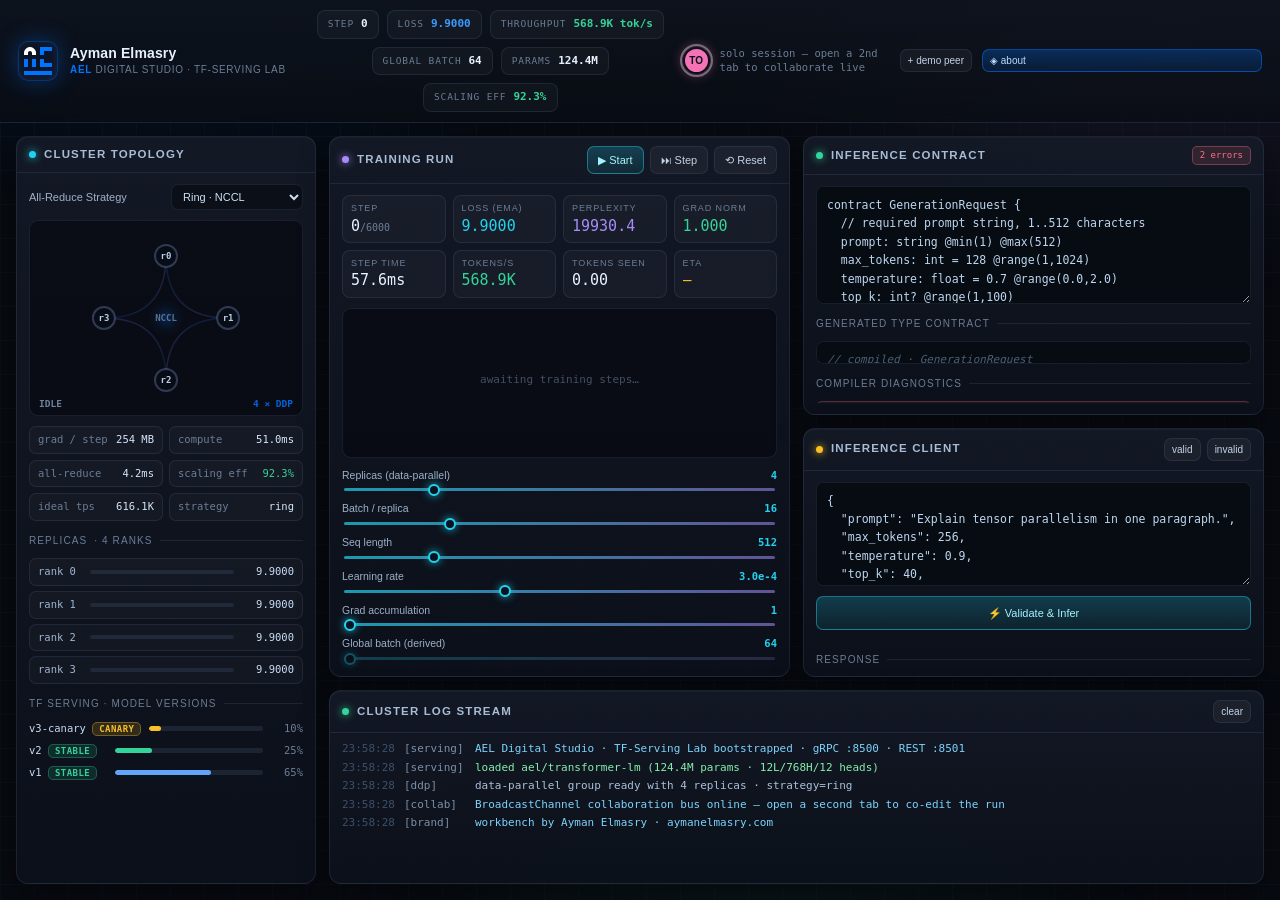
<file: tf-serving-lab.html>
<!DOCTYPE html>
<html lang="en">
<head>
<meta charset="utf-8">
<meta name="viewport" content="width=device-width,initial-scale=1">
<title>Ayman Elmasry · TF-Serving Lab — Distributed DDP Transformer Workbench</title>
<meta name="description" content="AEL Digital Studio — interactive transformer workbench with distributed data parallelism, real-time collaboration and type-safe inference contracts.">
<meta name="author" content="Ayman Elmasry">
<style>
:root{
  --bg:#070a10; --bg2:#0c1119;
  --panel-a:rgba(20,26,38,.92); --panel-b:rgba(12,17,27,.92);
  --line:rgba(120,150,200,.14); --line-2:rgba(120,150,200,.28);
  --txt:#c9d6e8; --dim:#6b7d96; --hi:#e8f2ff;
  --cyan:#22d3ee; --violet:#a78bfa; --green:#34d399; --amber:#fbbf24; --red:#fb7185; --blue:#60a5fa;
  --brand:#0074FF;
  --mono:ui-monospace,'SF Mono','JetBrains Mono',Menlo,Consolas,monospace;
}
*{box-sizing:border-box}
html,body{height:100%;margin:0}
body{
  background:var(--bg); color:var(--txt); overflow:hidden;
  font:13px/1.5 -apple-system,BlinkMacSystemFont,'Segoe UI',Roboto,Helvetica,Arial,sans-serif;
  display:flex; flex-direction:column; -webkit-font-smoothing:antialiased;
}
.bg-grid{
  position:fixed; inset:0; pointer-events:none; z-index:0;
  background:
    radial-gradient(900px 500px at 12% -10%, rgba(0,116,255,.13), transparent 60%),
    radial-gradient(800px 500px at 92% 0%, rgba(167,139,250,.10), transparent 60%),
    radial-gradient(700px 400px at 60% 110%, rgba(52,211,153,.07), transparent 60%),
    linear-gradient(rgba(120,150,200,.035) 1px, transparent 1px) 0 0/100% 34px,
    linear-gradient(90deg, rgba(120,150,200,.035) 1px, transparent 1px) 0 0/34px 100%;
}
/* ---------- top bar ---------- */
.topbar{
  position:relative; z-index:2; display:flex; align-items:center; gap:16px;
  padding:10px 18px; border-bottom:1px solid var(--line);
  background:linear-gradient(180deg, rgba(14,19,29,.95), rgba(9,13,20,.7));
  backdrop-filter:blur(10px); flex-wrap:wrap;
}
.brand{display:flex; align-items:center; gap:12px; min-width:280px; cursor:pointer; user-select:none}
.brand:hover .logo{box-shadow:0 0 26px rgba(0,116,255,.55), inset 0 0 14px rgba(255,255,255,.12)}
.logo{
  width:40px;height:40px;border-radius:10px;display:grid;place-items:center; padding:5px;
  background:linear-gradient(140deg,#07111f,#0d1830); flex-shrink:0;
  border:1px solid rgba(0,116,255,.35);
  box-shadow:0 0 22px rgba(0,116,255,.35), inset 0 0 12px rgba(255,255,255,.06);
  transition:box-shadow .3s;
}
.logo svg{display:block;width:100%;height:100%}
.brand h1{margin:0;font-size:14px;letter-spacing:.01em;color:var(--hi);font-weight:650;line-height:1.25}
.brand p{margin:0;font-size:10px;color:var(--dim);letter-spacing:.07em;text-transform:uppercase;line-height:1.35}
.brand p b{color:var(--brand); font-weight:700}
.status-strip{display:flex; gap:8px; flex:1; flex-wrap:wrap; justify-content:center}
.chip{
  display:flex; align-items:center; gap:7px; padding:5px 10px; border-radius:8px;
  background:rgba(255,255,255,.03); border:1px solid var(--line); font-family:var(--mono); font-size:11px;
}
.chip b{color:var(--hi); font-weight:600}
.chip .lab{color:var(--dim); font-size:9.5px; text-transform:uppercase; letter-spacing:.09em}
.presence{display:flex; align-items:center; gap:10px}
.avatars{display:flex}
.avatar{
  width:27px;height:27px;border-radius:50%;display:grid;place-items:center;
  font-size:10px;font-weight:700;color:#08111c; background:var(--c,#22d3ee);
  border:2px solid #0a0f18; margin-left:-7px; cursor:default; position:relative;
  box-shadow:0 0 12px color-mix(in srgb, var(--c) 55%, transparent);
}
.avatar:first-child{margin-left:0}
.avatar.self{outline:2px solid rgba(255,255,255,.35); outline-offset:1px}
.solo-hint{font-size:10.5px;color:var(--dim);font-family:var(--mono);max-width:170px;line-height:1.3}
/* ---------- layout ---------- */
.layout{
  position:relative; z-index:1; flex:1; min-height:0;
  display:grid; gap:13px; padding:13px 16px 16px;
  grid-template-columns:335px minmax(0,1.12fr) minmax(0,1fr);
  grid-template-rows:minmax(0,1fr) 194px;
}
#panel-cluster{grid-area:1/1/3/2}
#panel-train{grid-area:1/2/2/3}
#panel-logs{grid-area:2/2/3/4}
.col-right{grid-area:1/3/2/4; display:flex; flex-direction:column; gap:13px; min-height:0}
.col-right .panel{flex:1 1 0; min-height:0}
.col-right .panel:first-child{flex:1.12 1 0}
/* ---------- panels ---------- */
.panel{
  display:flex; flex-direction:column; min-height:0; overflow:hidden; position:relative;
  background:linear-gradient(180deg,var(--panel-a),var(--panel-b));
  border:1px solid var(--line); border-radius:12px;
  box-shadow:0 10px 30px rgba(0,0,0,.35), inset 0 1px 0 rgba(255,255,255,.03);
  transition:box-shadow .25s, border-color .25s;
}
.panel.peer-focus{border-color:var(--line-2)}
.panel-head{
  display:flex; align-items:center; gap:9px; padding:9px 12px;
  border-bottom:1px solid var(--line); flex-shrink:0;
}
.panel-head h2{
  margin:0; font-size:11.5px; letter-spacing:.1em; text-transform:uppercase;
  color:#a8bcd6; font-weight:650; display:flex; align-items:center; gap:8px; white-space:nowrap;
}
.dot{width:7px;height:7px;border-radius:50%;display:inline-block;flex-shrink:0}
.dot.cyan{background:var(--cyan);box-shadow:0 0 9px var(--cyan)}
.dot.violet{background:var(--violet);box-shadow:0 0 9px var(--violet)}
.dot.green{background:var(--green);box-shadow:0 0 9px var(--green)}
.dot.amber{background:var(--amber);box-shadow:0 0 9px var(--amber)}
.dot.brand{background:var(--brand);box-shadow:0 0 9px var(--brand)}
.spacer{flex:1}
.peer-chips{display:flex; gap:4px; align-items:center; margin-left:auto}
.peer-chip{
  width:17px;height:17px;border-radius:50%;display:grid;place-items:center;font-size:8px;font-weight:800;
  color:#08111c;background:var(--c); box-shadow:0 0 8px color-mix(in srgb,var(--c) 60%,transparent);
}
.panel-body{
  flex:1; min-height:0; overflow:auto; padding:11px 12px;
  display:flex; flex-direction:column; gap:10px;
}
.panel-body::-webkit-scrollbar,pre::-webkit-scrollbar,textarea::-webkit-scrollbar,.log-stream::-webkit-scrollbar{width:9px;height:9px}
.panel-body::-webkit-scrollbar-thumb,pre::-webkit-scrollbar-thumb,textarea::-webkit-scrollbar-thumb,.log-stream::-webkit-scrollbar-thumb{background:rgba(120,150,200,.18);border-radius:6px}
.panel-body::-webkit-scrollbar-track,pre::-webkit-scrollbar-track,textarea::-webkit-scrollbar-track,.log-stream::-webkit-scrollbar-track{background:transparent}
/* ---------- controls ---------- */
.btn{
  font:inherit; font-size:11px; padding:5px 10px; border-radius:7px; cursor:pointer;
  background:rgba(255,255,255,.045); color:#c3d3e8; border:1px solid var(--line);
  transition:.15s; white-space:nowrap;
}
.btn:hover{background:rgba(255,255,255,.09); border-color:var(--line-2); color:#fff}
.btn:active{transform:translateY(1px)}
.btn.primary{background:linear-gradient(180deg,rgba(34,211,238,.22),rgba(34,211,238,.09)); border-color:rgba(34,211,238,.45); color:#a5f3ff}
.btn.primary:hover{background:linear-gradient(180deg,rgba(34,211,238,.34),rgba(34,211,238,.14))}
.btn.tiny{font-size:10px; padding:3px 7px}
.btn.wide{width:100%; justify-content:center; padding:8px}
.btn.brand{background:linear-gradient(180deg,rgba(0,116,255,.28),rgba(0,116,255,.12)); border-color:rgba(0,116,255,.5); color:#bcd9ff}
.btn.brand:hover{background:linear-gradient(180deg,rgba(0,116,255,.4),rgba(0,116,255,.18))}
.btn-group{display:flex; gap:6px; align-items:center}
select,input[type=number]{
  font:inherit; font-size:11px; background:#0a0f18; color:#cfe0f5;
  border:1px solid var(--line); border-radius:7px; padding:5px 7px; outline:none;
}
select:focus,input:focus{border-color:rgba(34,211,238,.5)}
.subhead{
  font-size:10px; letter-spacing:.11em; text-transform:uppercase; color:var(--dim);
  display:flex; align-items:center; gap:7px; margin-top:2px;
}
.subhead::after{content:''; flex:1; height:1px; background:var(--line)}
.field-row{display:flex; align-items:center; gap:9px; justify-content:space-between}
.field-row label{font-size:11px; color:#9db0c8}
.row-between{display:flex; align-items:center; justify-content:space-between; gap:8px}
/* ---------- canvases ---------- */
.canvas-wrap{position:relative; width:100%; border-radius:9px; overflow:hidden; background:rgba(5,8,14,.6); border:1px solid var(--line)}
.canvas-wrap canvas{display:block; width:100%; height:100%}
.ring-wrap{height:196px; flex-shrink:0}
.loss-wrap{height:150px; flex-shrink:0}
/* ---------- metrics ---------- */
.metrics{display:grid; grid-template-columns:repeat(auto-fit,minmax(84px,1fr)); gap:7px}
.metric{background:rgba(255,255,255,.028); border:1px solid var(--line); border-radius:8px; padding:6px 8px; min-width:0}
.metric .k{font-size:9px; letter-spacing:.1em; text-transform:uppercase; color:var(--dim); white-space:nowrap; overflow:hidden; text-overflow:ellipsis}
.metric .v{font-family:var(--mono); font-size:15px; color:var(--hi); line-height:1.35; white-space:nowrap; overflow:hidden; text-overflow:ellipsis}
.metric .v.cyan{color:var(--cyan)} .metric .v.violet{color:var(--violet)}
.metric .v.green{color:var(--green)} .metric .v.amber{color:var(--amber)} .metric .v.red{color:var(--red)}
/* ---------- sliders ---------- */
.sliders{display:grid; grid-template-columns:1fr 1fr; gap:8px 14px}
.slider{display:flex; flex-direction:column; gap:3px}
.slider .top{display:flex; justify-content:space-between; font-size:10.5px; color:#9db0c8}
.slider .top b{font-family:var(--mono); color:var(--cyan); font-weight:600}
input[type=range]{
  -webkit-appearance:none; appearance:none; height:3px; border-radius:3px; outline:none;
  background:linear-gradient(90deg, rgba(34,211,238,.7), rgba(167,139,250,.55));
}
input[type=range]::-webkit-slider-thumb{
  -webkit-appearance:none; width:12px;height:12px;border-radius:50%;
  background:#0b1220; border:2px solid var(--cyan); cursor:pointer;
  box-shadow:0 0 9px rgba(34,211,238,.75);
}
input[type=range]::-moz-range-thumb{width:12px;height:12px;border-radius:50%;background:#0b1220;border:2px solid var(--cyan);cursor:pointer}
/* ---------- cluster ---------- */
.kv-grid{display:grid; grid-template-columns:1fr 1fr; gap:6px}
.kv{display:flex; justify-content:space-between; gap:8px; font-family:var(--mono); font-size:10.5px;
  background:rgba(255,255,255,.025); border:1px solid var(--line); border-radius:7px; padding:5px 8px}
.kv span:first-child{color:var(--dim)} .kv span:last-child{color:#d5e6fb}
.replica-list{display:flex; flex-direction:column; gap:5px}
.replica{
  display:grid; grid-template-columns:auto 1fr auto; align-items:center; gap:8px;
  background:rgba(255,255,255,.025); border:1px solid var(--line); border-radius:7px; padding:5px 8px;
  font-size:10.5px; font-family:var(--mono); transition:border-color .2s;
}
.replica.active{border-color:rgba(34,211,238,.4)}
.replica .rname{color:#9fb6d2; min-width:44px}
.replica .bar{height:4px; border-radius:3px; background:rgba(120,150,200,.14); overflow:hidden}
.replica .bar i{display:block; height:100%; background:linear-gradient(90deg,var(--cyan),var(--violet)); transition:width .12s linear}
.replica .rloss{color:#c8dcf5; min-width:52px; text-align:right}
.replica .stag{font-size:9px; padding:1px 5px; border-radius:4px; background:rgba(251,191,36,.13); color:var(--amber); border:1px solid rgba(251,191,36,.3)}
.versions{display:flex; flex-direction:column; gap:6px}
.version{display:grid; grid-template-columns:auto 1fr auto; gap:8px; align-items:center; font-family:var(--mono); font-size:10.5px}
.version .vname{color:#c8dcf5; min-width:78px}
.version .vbar{height:5px; background:rgba(120,150,200,.14); border-radius:3px; overflow:hidden}
.version .vbar i{display:block; height:100%; border-radius:3px}
.version .vpct{color:var(--dim); min-width:32px; text-align:right}
.tag{font-size:9px; padding:1px 6px; border-radius:5px; letter-spacing:.05em; text-transform:uppercase; font-weight:700}
.tag.canary{background:rgba(251,191,36,.15); color:var(--amber); border:1px solid rgba(251,191,36,.35)}
.tag.stable{background:rgba(52,211,153,.13); color:var(--green); border:1px solid rgba(52,211,153,.3)}
/* ---------- editors ---------- */
textarea{
  width:100%; background:#070b12; color:#bcd6f0; border:1px solid var(--line); border-radius:8px;
  padding:9px 10px; font-family:var(--mono); font-size:11.5px; line-height:1.6; resize:vertical;
  outline:none; transition:border-color .2s; tab-size:2;
}
textarea:focus{border-color:rgba(34,211,238,.45); box-shadow:0 0 0 3px rgba(34,211,238,.07)}
#contractSrc{min-height:118px}
#requestSrc{min-height:104px}
pre.code{
  margin:0; background:#070b12; border:1px solid var(--line); border-radius:8px; padding:9px 10px;
  font-family:var(--mono); font-size:11px; line-height:1.6; color:#a8c6e6;
  white-space:pre-wrap; word-break:break-word; overflow:auto; max-height:190px;
}
#responseBox{color:#9fe8c9; max-height:150px}
.c-kw{color:#c084fc} .c-str{color:#6ee7b7} .c-num{color:#fbbf24} .c-cmt{color:#4b5f78; font-style:italic}
.badge{
  font-size:9px; padding:2px 7px; border-radius:5px; font-family:var(--mono);
  background:rgba(52,211,153,.13); color:var(--green); border:1px solid rgba(52,211,153,.3);
}
.badge.err{background:rgba(251,113,133,.13); color:var(--red); border-color:rgba(251,113,133,.35)}
/* ---------- diagnostics ---------- */
.diags{display:flex; flex-direction:column; gap:4px; max-height:130px; overflow:auto}
.diag{
  display:flex; gap:8px; align-items:flex-start; font-family:var(--mono); font-size:10.5px;
  padding:5px 8px; border-radius:6px; border:1px solid transparent; line-height:1.45;
}
.diag.error{background:rgba(251,113,133,.08); border-color:rgba(251,113,133,.25); color:#ffc4cd}
.diag.warn{background:rgba(251,191,36,.07); border-color:rgba(251,191,36,.22); color:#ffe1a3}
.diag.ok{background:rgba(52,211,153,.07); border-color:rgba(52,211,153,.22); color:#a7f3d0}
.diag .p{color:#7dd3fc; min-width:88px; flex-shrink:0}
.diag .l{color:var(--dim); min-width:30px; flex-shrink:0}
/* ---------- logs ---------- */
.log-stream{
  flex:1; min-height:0; overflow:auto; padding:8px 12px; font-family:var(--mono); font-size:11px;
  display:flex; flex-direction:column; gap:2px;
}
.log-line{display:flex; gap:9px; line-height:1.5; white-space:nowrap}
.log-line .t{color:#3d5069; flex-shrink:0}
.log-line .s{color:#7c8fa8; flex-shrink:0; min-width:62px}
.log-line .m{color:#a9c1dc; white-space:pre-wrap; word-break:break-word}
.log-line.info .m{color:#a9c1dc}
.log-line.ok .m{color:#86efac}
.log-line.warn .m{color:#fcd34d}
.log-line.err .m{color:#fda4af}
.log-line.sys .m{color:#7dd3fc}
.log-line .who{font-weight:700}
/* ---------- about modal ---------- */
.modal{
  position:fixed; inset:0; z-index:50; display:none;
  background:rgba(4,7,12,.78); backdrop-filter:blur(7px);
  align-items:center; justify-content:center; padding:22px;
}
.modal.open{display:flex}
.modal-card{
  width:min(560px,100%); max-height:86vh; overflow:auto; position:relative;
  background:linear-gradient(180deg,rgba(18,24,36,.98),rgba(10,14,22,.98));
  border:1px solid rgba(0,116,255,.28); border-radius:16px; padding:26px 26px 22px;
  box-shadow:0 30px 80px rgba(0,0,0,.7), 0 0 60px rgba(0,116,255,.12), inset 0 1px 0 rgba(255,255,255,.05);
  animation:pop .22s ease-out;
}
@keyframes pop{from{opacity:0;transform:translateY(12px) scale(.985)}to{opacity:1;transform:none}}
.modal-card::-webkit-scrollbar{width:9px}
.modal-card::-webkit-scrollbar-thumb{background:rgba(120,150,200,.2);border-radius:6px}
.modal-close{
  position:absolute; top:14px; right:14px; width:28px; height:28px; border-radius:8px;
  background:rgba(255,255,255,.05); border:1px solid var(--line); color:#9db0c8;
  cursor:pointer; font-size:15px; line-height:1; display:grid; place-items:center;
}
.modal-close:hover{background:rgba(255,255,255,.1); color:#fff}
.m-head{display:flex; gap:18px; align-items:center; margin-bottom:16px}
.m-logo{
  width:74px;height:74px;border-radius:16px;flex-shrink:0;padding:11px;display:grid;place-items:center;
  background:linear-gradient(140deg,#061020,#0d1830); border:1px solid rgba(0,116,255,.4);
  box-shadow:0 0 34px rgba(0,116,255,.35), inset 0 0 16px rgba(255,255,255,.05);
}
.m-logo svg{display:block;width:100%;height:100%}
.m-head h2{margin:0 0 5px; font-size:20px; color:#f0f7ff; letter-spacing:-.01em; font-weight:700}
.m-title{font-size:10.5px; letter-spacing:.06em; text-transform:uppercase; color:var(--brand); font-weight:700; line-height:1.5}
.m-loc{font-size:11px; color:var(--dim); font-family:var(--mono); margin-top:4px}
.m-body p{font-size:12.5px; line-height:1.72; color:#a9c1dc; margin:0 0 12px}
.m-body p:last-of-type{margin-bottom:0}
.m-divider{height:1px; background:var(--line); margin:18px 0 14px}
.m-links{display:grid; grid-template-columns:1fr 1fr; gap:9px}
.m-link{
  display:flex; align-items:center; gap:9px; padding:9px 11px; border-radius:9px;
  background:rgba(255,255,255,.03); border:1px solid var(--line); text-decoration:none;
  color:#c9d6e8; font-size:11.5px; font-family:var(--mono); transition:.16s; min-width:0;
}
.m-link:hover{background:rgba(0,116,255,.12); border-color:rgba(0,116,255,.45); color:#e8f2ff; transform:translateY(-1px)}
.m-link .ic{
  width:22px;height:22px;border-radius:6px;flex-shrink:0;display:grid;place-items:center;
  background:rgba(0,116,255,.16); color:#7cb4ff; font-size:11px; font-weight:700;
}
.m-link span{overflow:hidden; text-overflow:ellipsis; white-space:nowrap}
.m-credit{
  margin-top:16px; padding-top:13px; border-top:1px solid var(--line);
  display:flex; justify-content:space-between; align-items:center; gap:10px; flex-wrap:wrap;
  font-size:10px; color:var(--dim); font-family:var(--mono); letter-spacing:.04em;
}
.m-credit a{color:#7cb4ff; text-decoration:none}
.m-credit a:hover{text-decoration:underline}
@media (max-width:1280px){
  .layout{grid-template-columns:300px minmax(0,1fr) minmax(0,1fr)}
  .sliders{grid-template-columns:1fr}
}
@media (max-width:1080px){
  body{overflow:auto}
  .layout{display:flex; flex-direction:column; height:auto}
  .panel{min-height:300px}
  .col-right{flex-direction:column}
  #panel-logs{min-height:200px}
  .canvas-wrap{height:180px}
  .m-links{grid-template-columns:1fr}
}
</style>
</head>
<body>
<div class="bg-grid"></div>

<header class="topbar">
  <div class="brand" id="brandBtn" title="About Ayman Elmasry">
    <div class="logo" aria-label="AEL Digital Studio">
      <svg xmlns="http://www.w3.org/2000/svg" viewBox="0 0 226.77 226.77">
        <path d="m97.19,48.59v16.2h-32.4v-16.2c0-8.94-7.25-16.2-16.2-16.2s-16.2,7.25-16.2,16.2v16.2H0v-16.2c0-5.68.98-11.13,2.76-16.2C9.44,13.52,27.44,0,48.59,0s39.16,13.52,45.83,32.4c1.79,5.07,2.76,10.52,2.76,16.2Z" fill="#ffffff"/>
        <rect y="97.19" width="32.4" height="32.4" fill="#0074FF"/>
        <rect x="64.79" y="97.19" width="32.4" height="32.4" fill="#0074FF"/>
        <rect x="64.79" y="129.58" width="32.4" height="32.4" fill="#0074FF"/>
        <rect y="129.58" width="32.4" height="32.4" fill="#0074FF"/>
        <rect x="129.58" y="97.19" width="32.4" height="32.4" fill="#0074FF"/>
        <rect x="161.98" y="129.58" width="32.4" height="32.4" fill="#0074FF"/>
        <rect x="194.38" y="129.58" width="32.4" height="32.4" fill="#0074FF"/>
        <rect x="129.58" y="129.58" width="32.4" height="32.4" fill="#0074FF"/>
        <rect x="129.58" width="32.4" height="32.4" fill="#0074FF"/>
        <rect x="161.98" width="32.4" height="32.4" fill="#0074FF"/>
        <rect x="194.38" width="32.4" height="32.4" fill="#0074FF"/>
        <rect x="129.58" y="32.4" width="32.4" height="32.4" fill="#0074FF"/>
        <rect y="194.38" width="32.4" height="32.4" fill="#0074FF"/>
        <rect x="32.4" y="194.38" width="32.4" height="32.4" fill="#0074FF"/>
        <rect x="64.79" y="194.38" width="32.4" height="32.4" fill="#0074FF"/>
        <rect x="97.19" y="194.38" width="32.4" height="32.4" fill="#0074FF"/>
        <rect x="129.58" y="194.38" width="32.4" height="32.4" fill="#0074FF"/>
        <rect x="161.98" y="194.38" width="32.4" height="32.4" fill="#0074FF"/>
        <rect x="194.38" y="194.38" width="32.4" height="32.4" fill="#0074FF"/>
      </svg>
    </div>
    <div>
      <h1>Ayman Elmasry</h1>
      <p><b>AEL</b> Digital Studio · TF-Serving Lab</p>
    </div>
  </div>

  <div class="status-strip" id="statusStrip"></div>

  <div class="presence">
    <div class="avatars" id="avatars"></div>
    <div class="solo-hint" id="soloHint"></div>
    <button class="btn tiny" id="btnPeer" title="Spawn a simulated collaborator">+ demo peer</button>
    <button class="btn tiny brand" id="btnAbout" title="About Ayman Elmasry">◈ about</button>
  </div>
</header>

<main class="layout">

  <!-- ============ CLUSTER ============ -->
  <section class="panel" id="panel-cluster" data-panel="cluster">
    <div class="panel-head">
      <h2><span class="dot cyan"></span>Cluster Topology</h2>
      <div class="peer-chips" data-chips="cluster"></div>
    </div>
    <div class="panel-body">
      <div class="field-row">
        <label>All-Reduce Strategy</label>
        <select id="strategy">
          <option value="ring">Ring · NCCL</option>
          <option value="tree">Tree · NCCL</option>
          <option value="flat">Flat · Param Server</option>
        </select>
      </div>
      <div class="canvas-wrap ring-wrap"><canvas id="ringCanvas"></canvas></div>
      <div class="kv-grid" id="commStats"></div>
      <div class="subhead">Replicas <span id="replicaCountLabel" style="color:var(--dim)"></span></div>
      <div class="replica-list" id="replicaList"></div>
      <div class="subhead">TF Serving · Model Versions</div>
      <div class="versions" id="versions"></div>
    </div>
  </section>

  <!-- ============ TRAINING ============ -->
  <section class="panel" id="panel-train" data-panel="train">
    <div class="panel-head">
      <h2><span class="dot violet"></span>Training Run</h2>
      <div class="peer-chips" data-chips="train"></div>
      <div class="spacer"></div>
      <div class="btn-group">
        <button id="btnPlay" class="btn primary">▶ Start</button>
        <button id="btnStep" class="btn">⏭ Step</button>
        <button id="btnReset" class="btn">⟲ Reset</button>
      </div>
    </div>
    <div class="panel-body">
      <div class="metrics" id="metrics"></div>
      <div class="canvas-wrap loss-wrap"><canvas id="lossCanvas"></canvas></div>
      <div class="sliders">
        <div class="slider">
          <div class="top"><span>Replicas (data-parallel)</span><b id="vReplicas">4</b></div>
          <input type="range" id="sReplicas" min="1" max="16" step="1" value="4">
        </div>
        <div class="slider">
          <div class="top"><span>Batch / replica</span><b id="vBatch">16</b></div>
          <input type="range" id="sBatch" min="1" max="64" step="1" value="16">
        </div>
        <div class="slider">
          <div class="top"><span>Seq length</span><b id="vSeq">512</b></div>
          <input type="range" id="sSeq" min="128" max="2048" step="128" value="512">
        </div>
        <div class="slider">
          <div class="top"><span>Learning rate</span><b id="vLr">3.0e-4</b></div>
          <input type="range" id="sLr" min="0" max="100" step="1" value="50">
        </div>
        <div class="slider">
          <div class="top"><span>Grad accumulation</span><b id="vAccum">1</b></div>
          <input type="range" id="sAccum" min="1" max="8" step="1" value="1">
        </div>
        <div class="slider">
          <div class="top"><span>Global batch (derived)</span><b id="vGlobal">64</b></div>
          <input type="range" id="sGlobal" min="0" max="0" step="1" value="0" disabled style="opacity:.35">
        </div>
      </div>
    </div>
  </section>

  <!-- ============ RIGHT COLUMN ============ -->
  <div class="col-right">

    <section class="panel" id="panel-contract" data-panel="contract">
      <div class="panel-head">
        <h2><span class="dot green"></span>Inference Contract</h2>
        <div class="peer-chips" data-chips="contract"></div>
        <div class="spacer"></div>
        <span class="badge" id="contractBadge">compiled</span>
      </div>
      <div class="panel-body">
        <textarea id="contractSrc" spellcheck="false"></textarea>
        <div class="subhead">Generated Type Contract</div>
        <pre class="code" id="compiledTs"></pre>
        <div class="subhead">Compiler Diagnostics</div>
        <div class="diags" id="contractDiags"></div>
      </div>
    </section>

    <section class="panel" id="panel-infer" data-panel="infer">
      <div class="panel-head">
        <h2><span class="dot amber"></span>Inference Client</h2>
        <div class="peer-chips" data-chips="infer"></div>
        <div class="spacer"></div>
        <div class="btn-group">
          <button class="btn tiny" id="btnSampleOk">valid</button>
          <button class="btn tiny" id="btnSampleBad">invalid</button>
        </div>
      </div>
      <div class="panel-body">
        <textarea id="requestSrc" spellcheck="false"></textarea>
        <button class="btn primary wide" id="btnInfer">⚡ Validate &amp; Infer</button>
        <div class="diags" id="requestDiags"></div>
        <div class="subhead">Response</div>
        <pre class="code" id="responseBox">— awaiting request —</pre>
      </div>
    </section>

  </div>

  <!-- ============ LOGS ============ -->
  <section class="panel" id="panel-logs" data-panel="logs">
    <div class="panel-head">
      <h2><span class="dot green"></span>Cluster Log Stream</h2>
      <div class="peer-chips" data-chips="logs"></div>
      <div class="spacer"></div>
      <button class="btn tiny" id="btnClearLogs">clear</button>
    </div>
    <div class="log-stream" id="logStream"></div>
  </section>

</main>

<!-- ============ ABOUT MODAL ============ -->
<div class="modal" id="aboutModal" role="dialog" aria-modal="true" aria-label="About Ayman Elmasry">
  <div class="modal-card">
    <button class="modal-close" id="aboutClose" aria-label="Close">✕</button>

    <div class="m-head">
      <div class="m-logo">
        <svg xmlns="http://www.w3.org/2000/svg" viewBox="0 0 226.77 226.77">
          <path d="m97.19,48.59v16.2h-32.4v-16.2c0-8.94-7.25-16.2-16.2-16.2s-16.2,7.25-16.2,16.2v16.2H0v-16.2c0-5.68.98-11.13,2.76-16.2C9.44,13.52,27.44,0,48.59,0s39.16,13.52,45.83,32.4c1.79,5.07,2.76,10.52,2.76,16.2Z" fill="#ffffff"/>
          <rect y="97.19" width="32.4" height="32.4" fill="#0074FF"/>
          <rect x="64.79" y="97.19" width="32.4" height="32.4" fill="#0074FF"/>
          <rect x="64.79" y="129.58" width="32.4" height="32.4" fill="#0074FF"/>
          <rect y="129.58" width="32.4" height="32.4" fill="#0074FF"/>
          <rect x="129.58" y="97.19" width="32.4" height="32.4" fill="#0074FF"/>
          <rect x="161.98" y="129.58" width="32.4" height="32.4" fill="#0074FF"/>
          <rect x="194.38" y="129.58" width="32.4" height="32.4" fill="#0074FF"/>
          <rect x="129.58" y="129.58" width="32.4" height="32.4" fill="#0074FF"/>
          <rect x="129.58" width="32.4" height="32.4" fill="#0074FF"/>
          <rect x="161.98" width="32.4" height="32.4" fill="#0074FF"/>
          <rect x="194.38" width="32.4" height="32.4" fill="#0074FF"/>
          <rect x="129.58" y="32.4" width="32.4" height="32.4" fill="#0074FF"/>
          <rect y="194.38" width="32.4" height="32.4" fill="#0074FF"/>
          <rect x="32.4" y="194.38" width="32.4" height="32.4" fill="#0074FF"/>
          <rect x="64.79" y="194.38" width="32.4" height="32.4" fill="#0074FF"/>
          <rect x="97.19" y="194.38" width="32.4" height="32.4" fill="#0074FF"/>
          <rect x="129.58" y="194.38" width="32.4" height="32.4" fill="#0074FF"/>
          <rect x="161.98" y="194.38" width="32.4" height="32.4" fill="#0074FF"/>
          <rect x="194.38" y="194.38" width="32.4" height="32.4" fill="#0074FF"/>
        </svg>
      </div>
      <div>
        <h2>Ayman Elmasry</h2>
        <div class="m-title">Visionary · AI Orchestrator · Brand Designer<br>Founder @ AEL Digital Studio</div>
        <div class="m-loc">Dubai · Egypt · Kuwait</div>
      </div>
    </div>

    <div class="m-body">
      <p>I define the vision behind digital products and orchestrate AI to bring that vision to life.</p>
      <p>As the founder of <strong style="color:#e8f2ff">AEL Digital Studio</strong>, I design brand systems, AI-powered experiences, and digital platforms where strategy, design, and technology work as a unified system. My work focuses on building scalable frameworks and reusable systems rather than one-off deliverables.</p>
      <p style="color:#7f93ab">Dubai · Egypt · Kuwait — I collaborate with clients worldwide to create distinctive brands, intelligent digital products, and long-term design systems that remain consistent, maintainable, and built for growth.</p>
    </div>

    <div class="m-divider"></div>

    <div class="m-links">
      <a class="m-link" href="https://www.aymanelmasry.com/" target="_blank" rel="noopener noreferrer">
        <span class="ic">◈</span><span>www.aymanelmasry.com</span>
      </a>
      <a class="m-link" href="https://aymanelmasry.me/" target="_blank" rel="noopener noreferrer">
        <span class="ic">◇</span><span>aymanelmasry.me</span>
      </a>
      <a class="m-link" href="mailto:ayman@aymanelmasry.me">
        <span class="ic">@</span><span>ayman@aymanelmasry.me</span>
      </a>
      <a class="m-link" href="mailto:ayman@aymanelmasry.me">
        <span class="ic">@</span><span>ayman@aymanelmasry.me</span>
      </a>
    </div>

    <div class="m-credit">
      <span>AEL DIGITAL STUDIO · TF-SERVING LAB</span>
      <span>© <span id="year"></span> Ayman Elmasry</span>
    </div>
  </div>
</div>

<script>
"use strict";
/* =========================================================================
   0 · UTILITIES
   ========================================================================= */
const $  = (s, r = document) => r.querySelector(s);
const $$ = (s, r = document) => Array.from(r.querySelectorAll(s));
const clamp = (v, a, b) => Math.min(b, Math.max(a, v));
const rnd = (a, b) => a + Math.random() * (b - a);
const pick = a => a[Math.floor(Math.random() * a.length)];
const esc = s => String(s).replace(/&/g, "&amp;").replace(/</g, "&lt;").replace(/>/g, "&gt;");

function fmtN(n, d = 1) {
  if (!isFinite(n) || isNaN(n)) return "—";
  const a = Math.abs(n);
  if (a >= 1e9) return (n / 1e9).toFixed(2) + "B";
  if (a >= 1e6) return (n / 1e6).toFixed(d) + "M";
  if (a >= 1e3) return (n / 1e3).toFixed(d) + "K";
  return a < 10 ? n.toFixed(2) : n.toFixed(0);
}
function fmtMs(ms) {
  if (ms < 1) return ms.toFixed(2) + "ms";
  if (ms < 1000) return ms.toFixed(1) + "ms";
  return (ms / 1000).toFixed(2) + "s";
}

/* =========================================================================
   1 · IDENTITY + REAL-TIME COLLABORATION (BroadcastChannel)
   ========================================================================= */
const NAMES  = ["ada", "linus", "grace", "karpathy", "yann", "fei", "jeff", "ilya", "noor", "ravi", "mei", "tomas"];
const COLORS = ["#22d3ee", "#a78bfa", "#34d399", "#fbbf24", "#fb7185", "#60a5fa", "#f472b6", "#4ade80"];

const ME = {
  id: (sessionStorage.getItem("tfs-id") || Math.random().toString(36).slice(2, 9)),
  name: (sessionStorage.getItem("tfs-name") || pick(NAMES) + "-" + Math.floor(Math.random() * 90 + 10)),
  color: (sessionStorage.getItem("tfs-color") || pick(COLORS)),
  focus: null,
  self: true
};
sessionStorage.setItem("tfs-id", ME.id);
sessionStorage.setItem("tfs-name", ME.name);
sessionStorage.setItem("tfs-color", ME.color);

const peers = new Map();
let chan = null;
try {
  if ("BroadcastChannel" in window) {
    chan = new BroadcastChannel("tfs-lab");
    chan.onmessage = e => handleMessage(e.data);
  }
} catch (_) { chan = null; }

function post(msg) {
  if (!chan) return;
  try { chan.postMessage(Object.assign({ from: ME.id, name: ME.name, color: ME.color, t: Date.now() }, msg)); }
  catch (_) {}
}

function handleMessage(m) {
  if (!m || m.from === ME.id) return;
  if (m.type === "bye") { peers.delete(m.from); renderPresence(); return; }
  if (m.type === "presence" || m.type === "hello") {
    const existing = peers.get(m.from);
    peers.set(m.from, {
      id: m.from, name: m.name, color: m.color, focus: m.focus || null,
      activity: m.activity || "idle", lastSeen: Date.now(), demo: false
    });
    if (!existing && m.type === "hello") {
      log("sys", `peer ${m.name} joined the session`, "collab");
      post({ type: "presence", focus: ME.focus, activity: currentActivity() });
    }
    renderPresence();
    return;
  }
  if (m.type === "state") { applyRemotePatch(m.patch, m.name, m.color); return; }
  if (m.type === "log") { log(m.level || "info", m.msg, m.src || "peer", m.name, m.color); return; }
  if (m.type === "contract") {
    if (S.contractSrc !== m.src) {
      S.contractSrc = m.src;
      $("#contractSrc").value = m.src;
      recompileContract();
      log("sys", `${m.name} edited the inference contract`, "collab", m.name, m.color);
    }
  }
}

function currentActivity() {
  if (S.running) return "training";
  if (ME.focus === "contract") return "editing contract";
  if (ME.focus === "infer") return "testing inference";
  if (ME.focus === "train") return "tuning hyperparams";
  return "observing";
}

setInterval(() => {
  post({ type: "presence", focus: ME.focus, activity: currentActivity() });
  const now = Date.now();
  let dirty = false;
  for (const [id, p] of peers) {
    if (!p.demo && now - p.lastSeen > 5200) { peers.delete(id); dirty = true; }
  }
  if (dirty) renderPresence();
}, 1600);

window.addEventListener("beforeunload", () => post({ type: "bye" }));

/* ---- demo peer simulation ---- */
const DEMO_ACTIONS = [
  () => { S.lr = clamp(S.lr * rnd(0.6, 1.5), 1e-5, 3e-3); syncSlidersFromState(); recompileTiming(); return `swept learning rate → ${S.lr.toExponential(1)}`; },
  () => { S.batch = clamp(Math.round(S.batch * rnd(0.5, 1.8)), 1, 64); syncSlidersFromState(); recompileTiming(); return `resized micro-batch → ${S.batch}`; },
  () => { S.replicas = clamp(S.replicas + pick([-1, 1, 1, 2]), 1, 16); syncSlidersFromState(); recompileTiming(); return `rescaled replica group → ${S.replicas} ranks`; },
  () => `profiled step ${S.step}: ${S.lastStepMs.toFixed(1)}ms (comm ${S.lastCommMs.toFixed(1)}ms)`,
  () => `checked contract checksum · ${contract.fields.length} fields verified`,
  () => pick(["warming KV-cache shard 3", "rotating TF Serving model version v3-canary", "validated gradient bucket alignment", "prefetching eval batch 118"])
];

function spawnDemoPeer() {
  const id = "demo-" + Math.random().toString(36).slice(2, 7);
  const p = {
    id, name: pick(NAMES) + "-" + Math.floor(Math.random() * 90 + 10),
    color: pick(COLORS), focus: null, activity: "idle",
    lastSeen: Date.now(), demo: true
  };
  peers.set(id, p);
  log("sys", `demo collaborator ${p.name} joined`, "collab", p.name, p.color);
  renderPresence();

  const tick = () => {
    if (!peers.has(id)) return;
    p.focus = pick(["train", "contract", "infer", null, "cluster"]);
    p.lastSeen = Date.now();
    if (Math.random() < 0.45) {
      log("info", pick(DEMO_ACTIONS)(), "collab", p.name, p.color);
    }
    renderPresence();
    setTimeout(tick, rnd(2600, 6200));
  };
  setTimeout(tick, 1200);
}

/* =========================================================================
   2 · STATE
   ========================================================================= */
const DEFAULT_CONTRACT = `contract GenerationRequest {
  // required prompt string, 1..512 characters
  prompt: string @min(1) @max(512)
  max_tokens: int = 128 @range(1,1024)
  temperature: float = 0.7 @range(0.0,2.0)
  top_k: int? @range(1,100)
  top_p: float? @range(0.0,1.0)
  stream: bool = false
  stop: string[]? @maxItems(4)
}`;

const DEFAULT_REQUEST = `{
  "prompt": "Explain tensor parallelism in one paragraph.",
  "max_tokens": 256,
  "temperature": 0.9,
  "top_k": 40,
  "stream": true,
  "stop": ["\\n\\n", "###"]
}`;

const BAD_REQUEST = `{
  "prompt": "",
  "max_tokens": 9000,
  "temperature": "hot",
  "top_k": 250,
  "stream": true,
  "stop": ["a", "b", "c", "d", "e", "f"],
  "top_p": 3.4
}`;

const S = {
  running: false,
  step: 0,
  maxSteps: 6000,
  phase: "idle",
  phaseP: 0,
  phaseT: 0,

  replicas: 4,
  batch: 16,
  seq: 512,
  lr: 3e-4,
  accum: 1,
  strategy: "ring",

  loss: 9.9, smoothLoss: 9.9, gradNorm: 1.0,
  history: [],
  tps: 0,
  lastStepMs: 52, lastComputeMs: 47, lastCommMs: 5,

  contractSrc: DEFAULT_CONTRACT,
  requestSrc: DEFAULT_REQUEST,
  replicaStats: []
};

let contract = { name: "Contract", fields: [], diags: [] };

const MODEL = { vocab: 50257, hidden: 768, layers: 12, heads: 12, maxSeq: 1024 };
function paramCount(m) {
  const emb = m.vocab * m.hidden + m.maxSeq * m.hidden;
  const perLayer = 12 * m.hidden * m.hidden + 13 * m.hidden;
  return emb + m.layers * perLayer + 2 * m.hidden;
}
const PARAMS = paramCount(MODEL);

/* =========================================================================
   3 · LOGGING
   ========================================================================= */
const logStream = $("#logStream");
let logCount = 0;
function log(level, msg, src = "rank0", who = null, color = null) {
  const el = document.createElement("div");
  el.className = "log-line " + level;
  const t = new Date().toTimeString().slice(0, 8);
  const whoHtml = who ? `<span class="who" style="color:${color || "#7dd3fc"}">${esc(who)}</span> ` : "";
  el.innerHTML = `<span class="t">${t}</span><span class="s">[${esc(src)}]</span><span class="m">${whoHtml}${esc(msg)}</span>`;
  logStream.appendChild(el);
  if (++logCount > 260) { logStream.removeChild(logStream.firstChild); logCount--; }
  logStream.scrollTop = logStream.scrollHeight;
}
function clearLogs() { logStream.innerHTML = ""; logCount = 0; }

/* =========================================================================
   4 · CONTRACT COMPILER
   ========================================================================= */
const KNOWN_TYPES = ["string", "int", "float", "bool", "any", "json"];

function parseContract(src) {
  const diags = [];
  const fields = [];
  let name = "Contract";
  let depth = 0;
  const lines = src.split("\n");

  for (let i = 0; i < lines.length; i++) {
    const line = lines[i].replace(/\/\/.*$/, "").trim();
    if (!line) continue;

    if (depth === 0) {
      const m = line.match(/^contract\s+([A-Za-z_]\w*)\s*\{$/);
      if (!m) { diags.push({ line: i + 1, sev: "error", msg: "expected `contract <Name> {`" }); continue; }
      name = m[1]; depth = 1; continue;
    }
    if (line === "}") { depth = 0; continue; }
    const f = parseField(line, i + 1, diags);
    if (f) fields.push(f);
  }
  if (depth !== 0) diags.push({ line: lines.length, sev: "error", msg: "unclosed contract block — missing `}`" });
  if (!fields.length && !diags.length) diags.push({ line: 1, sev: "error", msg: "contract declares no fields" });
  return { name, fields, diags };
}

function parseField(line, ln, diags) {
  const m = line.match(/^([A-Za-z_]\w*)\s*:\s*([A-Za-z_]\w*)\s*(\[\])?\s*(\?)?\s*(.*)$/);
  if (!m) { diags.push({ line: ln, sev: "error", msg: `cannot parse field: "${line}"` }); return null; }
  const [, fname, base, arr, opt, rest] = m;
  if (!KNOWN_TYPES.includes(base)) diags.push({ line: ln, sev: "error", msg: `unknown type "${base}" (expected ${KNOWN_TYPES.join(" | ")})` });

  const field = { name: fname, type: base, array: !!arr, optional: !!opt, decos: [], def: undefined, line: ln };
  let decoPart = rest;
  const eq = rest.indexOf("=");
  if (eq >= 0) {
    decoPart = rest.slice(0, eq);
    const raw = rest.slice(eq + 1).trim();
    try { field.def = JSON.parse(raw); }
    catch (_) {
      if (/^-?\d+(\.\d+)?$/.test(raw)) field.def = parseFloat(raw);
      else if (raw === "true" || raw === "false") field.def = raw === "true";
      else if (/^".*"$/.test(raw)) field.def = raw.slice(1, -1);
      else diags.push({ line: ln, sev: "error", msg: `invalid default value "${raw}" for ${fname}` });
    }
  }
  const re = /@(\w+)(?:\(([^)]*)\))?/g;
  let dm;
  while ((dm = re.exec(decoPart))) {
    const args = dm[2] ? dm[2].split(",").map(s => s.trim()).filter(Boolean) : [];
    field.decos.push({ name: dm[1], args });
  }
  return field;
}

function tsType(t) {
  return { string: "string", int: "number", float: "number", bool: "boolean", any: "unknown", json: "unknown" }[t] || "unknown";
}
function compileTs(c) {
  const out = [`// compiled · ${c.name}`, `// runtime-validated at the TF Serving boundary`, `export interface ${c.name} {`];
  for (const f of c.fields) {
    const t = f.array ? tsType(f.type) + "[]" : tsType(f.type);
    const opt = (f.optional || f.def !== undefined) ? "?" : "";
    const notes = [];
    if (f.def !== undefined) notes.push("default " + JSON.stringify(f.def));
    for (const d of f.decos) notes.push("@" + d.name + (d.args.length ? "(" + d.args.join(", ") + ")" : ""));
    const left = `  ${f.name}${opt}: ${t};`;
    out.push(left.padEnd(32) + "// " + (notes.join(" · ") || "required"));
  }
  out.push("}");
  return out.join("\n");
}
function highlightTs(src) {
  return esc(src).replace(
    /(\/\/[^\n]*)|(\b(?:export|interface|string|number|boolean|unknown)\b)|("(?:[^"\\]|\\.)*")|(\b\d+(?:\.\d+)?\b)/g,
    (m, cmt, kw, str, num) => {
      if (cmt) return `<span class="c-cmt">${cmt}</span>`;
      if (kw) return `<span class="c-kw">${kw}</span>`;
      if (str) return `<span class="c-str">${str}</span>`;
      if (num) return `<span class="c-num">${num}</span>`;
      return m;
    }
  );
}

function validateBody(body, c) {
  const out = [];
  if (typeof body !== "object" || body === null || Array.isArray(body)) {
    out.push({ path: "$", sev: "error", msg: "request body must be a JSON object" });
    return out;
  }
  const known = new Set(c.fields.map(f => f.name));
  for (const k of Object.keys(body)) {
    if (!known.has(k)) out.push({ path: "$." + k, sev: "warn", msg: `unknown field "${k}" is not part of ${c.name}` });
  }
  for (const f of c.fields) {
    const p = "$." + f.name;
    const v = body[f.name];

    if (v === undefined || v === null) {
      if (!f.optional && f.def === undefined) out.push({ path: p, sev: "error", msg: `missing required field "${f.name}"` });
      continue;
    }

    if (f.array) {
      if (!Array.isArray(v)) { out.push({ path: p, sev: "error", msg: `expected ${f.type}[], received ${jsType(v)}` }); continue; }
      v.forEach((item, i) => {
        if (!typeOk(item, f.type)) out.push({ path: `${p}[${i}]`, sev: "error", msg: `expected ${f.type}, received ${jsType(item)}` });
      });
    } else if (!typeOk(v, f.type)) {
      out.push({ path: p, sev: "error", msg: `expected ${f.type}, received ${jsType(v)}` });
      continue;
    }

    for (const d of f.decos) {
      const args = d.args.map(a => (isNaN(parseFloat(a)) ? a.replace(/^["']|["']$/g, "") : parseFloat(a)));
      const a0 = args[0], a1 = args[1];
      switch (d.name) {
        case "min":
          if (typeof v === "string" && v.length < a0) out.push({ path: p, sev: "error", msg: `length ${v.length} < min ${a0}` });
          else if (typeof v === "number" && v < a0) out.push({ path: p, sev: "error", msg: `value ${v} < min ${a0}` });
          break;
        case "max":
          if (typeof v === "string" && v.length > a0) out.push({ path: p, sev: "error", msg: `length ${v.length} > max ${a0}` });
          else if (typeof v === "number" && v > a0) out.push({ path: p, sev: "error", msg: `value ${v} > max ${a0}` });
          break;
        case "range":
          if (typeof v === "number" && (v < a0 || v > a1))
            out.push({ path: p, sev: "error", msg: `value ${v} outside range [${a0}, ${a1}]` });
          break;
        case "maxItems":
          if (Array.isArray(v) && v.length > a0)
            out.push({ path: p, sev: "error", msg: `array length ${v.length} > maxItems ${a0}` });
          break;
        case "pattern":
          try { if (typeof v === "string" && !new RegExp(a0).test(v)) out.push({ path: p, sev: "error", msg: `"${v}" does not match /${a0}/` }); }
          catch (_) { out.push({ path: p, sev: "warn", msg: `invalid @pattern regex "${a0}"` }); }
          break;
        case "enum":
          if (!args.includes(v)) out.push({ path: p, sev: "error", msg: `value must be one of [${args.join(", ")}]` });
          break;
        default:
          out.push({ path: p, sev: "warn", msg: `unknown decorator @${d.name} ignored` });
      }
    }
  }
  return out;
}
function jsType(v) {
  if (Array.isArray(v)) return "array";
  if (v === null) return "null";
  return typeof v;
}
function typeOk(v, t) {
  switch (t) {
    case "string": return typeof v === "string";
    case "int":    return typeof v === "number" && Number.isInteger(v);
    case "float":  return typeof v === "number" && isFinite(v);
    case "bool":   return typeof v === "boolean";
    case "any":
    case "json":   return true;
    default:       return false;
  }
}

/* =========================================================================
   5 · DIAGNOSTIC RENDERING
   ========================================================================= */
function renderDiags(container, diags, okMsg) {
  if (!diags.length) {
    container.innerHTML = `<div class="diag ok"><span class="p">✓</span><span>${esc(okMsg)}</span></div>`;
    return;
  }
  container.innerHTML = diags.map(d => `
    <div class="diag ${d.sev}">
      <span class="l">${d.line ? "L" + d.line : "•"}</span>
      <span class="p">${esc(d.path || d.sev)}</span>
      <span>${esc(d.msg)}</span>
    </div>`).join("");
}

function recompileContract() {
  contract = parseContract(S.contractSrc);
  $("#compiledTs").innerHTML = highlightTs(compileTs(contract));

  const badge = $("#contractBadge");
  if (contract.diags.length) {
    badge.textContent = contract.diags.length + " error" + (contract.diags.length > 1 ? "s" : "");
    badge.classList.add("err");
  } else {
    badge.textContent = "compiled · " + contract.fields.length + " fields";
    badge.classList.remove("err");
  }
  renderDiags($("#contractDiags"), contract.diags, `type contract "${contract.name}" compiled — ${contract.fields.length} field(s), 0 errors`);
}

/* =========================================================================
   6 · INFERENCE
   ========================================================================= */
const CANNED_TEXT =
  "Tensor parallelism splits each weight matrix across the accelerator mesh, so every rank computes a " +
  "partial matmul and the shards are reconciled with an all-reduce before the next layer. Data parallelism " +
  "instead replicates the whole model and partitions the global batch; gradients are averaged with a ring " +
  "all-reduce whose cost is 2(N-1)/N times the gradient size, which is why overlap with the backward pass " +
  "and gradient bucketing dominate scaling efficiency beyond eight replicas.";

function runInference() {
  let body;
  try { body = JSON.parse(S.requestSrc); }
  catch (e) {
    renderDiags($("#requestDiags"), [{ path: "$", sev: "error", msg: "malformed JSON — " + e.message }], "");
    $("#responseBox").textContent = "— rejected before reaching the model server —";
    log("err", "inference rejected: malformed JSON payload", "client");
    return;
  }

  const diags = validateBody(body, contract);
  const errors = diags.filter(d => d.sev === "error");
  renderDiags($("#requestDiags"), diags, `payload satisfies ${contract.name} — forwarded to TF Serving`);

  if (errors.length) {
    $("#responseBox").textContent = "— 400 Bad Request · contract violation —\n" +
      errors.map(e => `${e.path}: ${e.msg}`).join("\n");
    log("err", `inference rejected: ${errors.length} contract violation(s)`, "client");
    post({ type: "log", level: "warn", msg: `contract violation (${errors.length}) on inference request`, src: "client" });
    return;
  }

  const req = {};
  for (const f of contract.fields) {
    req[f.name] = (body[f.name] !== undefined && body[f.name] !== null) ? body[f.name] : f.def;
  }

  const promptTokens = Math.max(1, Math.round((req.prompt || "").length / 4));
  const maxTok = req.max_tokens || 128;
  const queue = rnd(1.2, 6.5) * (S.running ? 2.4 : 1);
  const prefill = 6 + promptTokens * 0.34 * (req.stream ? 1 : 1.15);
  const decode = maxTok * rnd(0.72, 1.05) * (1 + (S.replicas > 8 ? 0.18 : 0));
  const total = queue + prefill + decode;

  const resp = {
    model: "ael/transformer-lm",
    version: S.running ? "v3-canary" : "v2",
    contract: contract.name + " ✓ validated",
    generated_text: CANNED_TEXT.slice(0, Math.max(80, Math.min(CANNED_TEXT.length, maxTok * 2))),
    usage: { prompt_tokens: promptTokens, completion_tokens: maxTok },
    timings_ms: {
      queue: +queue.toFixed(2),
      prefill: +prefill.toFixed(2),
      decode: +decode.toFixed(2),
      total: +total.toFixed(2)
    },
    sampling: { temperature: req.temperature, top_k: req.top_k ?? null, top_p: req.top_p ?? null }
  };

  $("#responseBox").textContent = JSON.stringify(resp, null, 2);
  log("ok", `200 OK · ${maxTok} tokens in ${total.toFixed(1)}ms (${(maxTok / (decode / 1000)).toFixed(1)} tok/s)`, "serving");
  post({ type: "log", level: "info", msg: `ran inference on ${contract.name} · ${total.toFixed(1)}ms`, src: "serving" });
}

/* =========================================================================
   7 · SIMULATION ENGINE
   ========================================================================= */
function recompileTiming() {
  const N = S.replicas;
  const tokensPerReplica = S.batch * S.seq / S.accum;

  const flops = 6 * PARAMS * tokensPerReplica;
  const computeMs = (flops / (312e12)) * 1000 * 2.6;

  const gradBytes = PARAMS * 2 * 1.02;
  const bw = 90e9;
  const factor = S.strategy === "ring" ? 2 * (N - 1) / N
               : S.strategy === "tree" ? Math.max(0.25, Math.log2(Math.max(2, N)) / N * 2.2)
               : (N - 1) / N * 1.35;
  const commMs = N > 1 ? (gradBytes * factor) / bw * 1000 : 0;

  S.lastComputeMs = computeMs;
  S.lastCommMs = commMs;
  S.lastStepMs = computeMs + commMs + 2.4;

  const globalBatch = S.batch * N * S.accum;
  S.tps = (globalBatch * S.seq) / (S.lastStepMs / 1000);
}

function advance(dt) {
  S.phaseT += dt;
  if (S.phaseT >= S.lastStepMs) {
    S.phaseT = S.phaseT % S.lastStepMs;
    completeStep();
  }
  const p = S.phaseT / S.lastStepMs;
  S.phaseP = p;
  S.phase = p < 0.55 ? "compute" : p < 0.86 ? "allreduce" : "update";
}

let stepCounter = 0;
function completeStep() {
  S.step++;
  stepCounter++;

  const lrFactor = S.lr / 3e-4;
  const decay = 900 / Math.pow(lrFactor, 0.85);
  let base = 1.42 + 8.6 * Math.exp(-S.step / decay);

  if (lrFactor > 3.6) base += (lrFactor - 3.6) * 0.55 * (1 + Math.sin(S.step / 7));

  const noiseAmp = 0.055 * Math.sqrt(lrFactor);
  const loss = Math.max(0.4, base + rnd(-noiseAmp, noiseAmp));
  S.loss = loss;
  S.smoothLoss = S.smoothLoss * 0.85 + loss * 0.15;
  S.gradNorm = Math.max(0.05, 1.15 * Math.exp(-S.step / 1400) + rnd(-0.08, 0.08));

  S.history.push({ step: S.step, loss });
  if (S.history.length > 320) S.history.shift();

  const N = S.replicas;
  S.replicaStats = [];
  for (let i = 0; i < N; i++) {
    const straggler = i === N - 1 && N > 2 && (S.step % 17 < 4);
    S.replicaStats.push({
      rank: i,
      loss: loss + rnd(-0.045, 0.045) + (straggler ? 0.09 : 0),
      gradNorm: S.gradNorm * rnd(0.9, 1.1),
      util: clamp(rnd(88, 99) - (straggler ? 22 : 0), 40, 99.5),
      straggler
    });
  }

  if (stepCounter % 20 === 0) {
    log("info",
      `step ${S.step} · loss ${loss.toFixed(4)} · gn ${S.gradNorm.toFixed(3)} · ${fmtMs(S.lastStepMs)}/step · ${fmtN(S.tps)} tok/s`,
      "ddp");
  }
  if (lrFactor > 3.6 && S.step % 25 === 0) {
    log("warn", `loss instability detected — LR ${S.lr.toExponential(1)} exceeds stable band for this model`, "optimizer");
  }
  if (S.step % 250 === 0 && S.step > 0) {
    log("sys", `checkpoint written to gs://ael/ckpt/step-${S.step} (${fmtN(PARAMS)} params)`, "ckpt");
  }
  if (S.step >= S.maxSteps) {
    S.running = false;
    $("#btnPlay").textContent = "▶ Start";
    log("ok", `run complete at step ${S.step} · final loss ${S.smoothLoss.toFixed(4)}`, "ddp");
  }
}

/* =========================================================================
   8 · CANVAS RENDERING
   ========================================================================= */
function fitCanvas(cv) {
  const r = cv.getBoundingClientRect();
  const dpr = Math.min(2, window.devicePixelRatio || 1);
  const w = Math.max(1, Math.round(r.width)), h = Math.max(1, Math.round(r.height));
  if (cv.width !== w * dpr || cv.height !== h * dpr) {
    cv.width = w * dpr; cv.height = h * dpr;
  }
  const ctx = cv.getContext("2d");
  ctx.setTransform(dpr, 0, 0, dpr, 0, 0);
  return { ctx, w, h };
}

const ringCv = $("#ringCanvas");
const lossCv = $("#lossCanvas");

function drawRing() {
  const { ctx, w, h } = fitCanvas(ringCv);
  ctx.clearRect(0, 0, w, h);

  const N = S.replicas;
  const cx = w / 2, cy = h / 2;
  const R = Math.min(w, h) * 0.32;

  const coreR = Math.max(14, R * 0.34);
  const grad = ctx.createRadialGradient(cx, cy, 2, cx, cy, coreR);
  const active = S.phase === "allreduce";
  grad.addColorStop(0, active ? "rgba(167,139,250,.42)" : "rgba(0,116,255,.22)");
  grad.addColorStop(1, "rgba(10,15,25,0)");
  ctx.fillStyle = grad;
  ctx.beginPath(); ctx.arc(cx, cy, coreR, 0, Math.PI * 2); ctx.fill();
  ctx.fillStyle = "rgba(160,190,220,.55)";
  ctx.font = "600 9px ui-monospace, monospace";
  ctx.textAlign = "center";
  ctx.fillText(S.strategy === "flat" ? "PS" : "NCCL", cx, cy + 3);

  const nodes = [];
  for (let i = 0; i < N; i++) {
    const a = -Math.PI / 2 + i * 2 * Math.PI / N;
    nodes.push({ x: cx + Math.cos(a) * R, y: cy + Math.sin(a) * R, a });
  }
  ctx.lineWidth = 1.4;
  for (let i = 0; i < N; i++) {
    const a = nodes[i], b = nodes[(i + 1) % N];
    const g = ctx.createLinearGradient(a.x, a.y, b.x, b.y);
    const hot = active ? 0.65 : 0.18;
    g.addColorStop(0, `rgba(0,116,255,${hot})`);
    g.addColorStop(1, `rgba(167,139,250,${hot})`);
    ctx.strokeStyle = g;
    ctx.beginPath();
    ctx.moveTo(a.x, a.y);
    ctx.quadraticCurveTo(cx, cy, b.x, b.y);
    ctx.stroke();
  }

  if (active && N > 1) {
    const p = (S.phaseP - 0.55) / 0.31;
    const gather = p > 0.5;
    const u = (gather ? (p - 0.5) * 2 : p * 2);
    for (let i = 0; i < N; i++) {
      const t = (i / N + u) % 1;
      const seg = t * N;
      const idx = Math.floor(seg) % N;
      const local = seg - Math.floor(seg);
      const a = nodes[idx], b = nodes[(idx + 1) % N];
      const mx = (a.x + b.x) / 2 * 0.35 + cx * 0.65;
      const my = (a.y + b.y) / 2 * 0.35 + cy * 0.65;
      const x = (1 - local) * (1 - local) * a.x + 2 * (1 - local) * local * mx + local * local * b.x;
      const y = (1 - local) * (1 - local) * a.y + 2 * (1 - local) * local * my + local * local * b.y;
      ctx.beginPath();
      ctx.arc(x, y, 3.1, 0, Math.PI * 2);
      ctx.fillStyle = gather ? "#a78bfa" : "#0074FF";
      ctx.shadowColor = gather ? "#a78bfa" : "#0074FF";
      ctx.shadowBlur = 10;
      ctx.fill();
      ctx.shadowBlur = 0;
    }
  }

  for (let i = 0; i < N; i++) {
    const n = nodes[i];
    const stat = S.replicaStats[i];
    const pulse = S.phase === "compute" ? 0.5 + 0.5 * Math.sin(Date.now() / 180 + i) : 0.25;
    const busy = S.running || S.phase !== "idle";

    ctx.beginPath(); ctx.arc(n.x, n.y, 11, 0, Math.PI * 2);
    ctx.fillStyle = "rgba(8,13,22,.95)"; ctx.fill();
    ctx.lineWidth = 2;
    ctx.strokeStyle = stat && stat.straggler ? "#fbbf24"
      : busy ? `rgba(0,116,255,${0.55 + pulse * 0.45})` : "rgba(120,150,200,.35)";
    ctx.stroke();

    if (busy) {
      ctx.beginPath(); ctx.arc(n.x, n.y, 15 + pulse * 3, 0, Math.PI * 2);
      ctx.strokeStyle = `rgba(0,116,255,${0.16 * (1 - pulse)})`;
      ctx.lineWidth = 1.5; ctx.stroke();
    }

    ctx.fillStyle = "rgba(200,225,250,.92)";
    ctx.font = "700 9px ui-monospace, monospace";
    ctx.fillText("r" + i, n.x, n.y + 3);
  }

  const labels = { idle: "idle", compute: "forward + backward", allreduce: "all-reduce (gradients)", update: "optimizer step" };
  ctx.textAlign = "left";
  ctx.font = "600 9.5px ui-monospace, monospace";
  ctx.fillStyle = "rgba(140,170,205,.75)";
  ctx.fillText((labels[S.phase] || "").toUpperCase(), 9, h - 8);
  ctx.textAlign = "right";
  ctx.fillStyle = "rgba(0,116,255,.85)";
  ctx.fillText(`${N} × DDP`, w - 9, h - 8);
}

function drawLoss() {
  const { ctx, w, h } = fitCanvas(lossCv);
  ctx.clearRect(0, 0, w, h);

  const pad = { l: 38, r: 10, t: 12, b: 20 };
  const W = w - pad.l - pad.r, H = h - pad.t - pad.b;
  if (W <= 0 || H <= 0) return;

  const data = S.history;
  if (data.length < 2) {
    ctx.fillStyle = "rgba(107,125,150,.6)";
    ctx.font = "11px ui-monospace, monospace";
    ctx.textAlign = "center";
    ctx.fillText("awaiting training steps…", w / 2, h / 2);
    return;
  }

  const ys = data.map(d => d.loss);
  let lo = Math.min(...ys), hi = Math.max(...ys);
  if (hi - lo < 0.6) { hi += 0.3; lo -= 0.3; }
  const padY = (hi - lo) * 0.12;
  const y0 = Math.max(0, lo - padY), y1 = hi + padY;

  const X = i => pad.l + (i / (data.length - 1)) * W;
  const Y = v => pad.t + H - ((v - y0) / (y1 - y0)) * H;

  ctx.strokeStyle = "rgba(120,150,200,.10)";
  ctx.lineWidth = 1;
  ctx.font = "9px ui-monospace, monospace";
  ctx.fillStyle = "rgba(107,125,150,.85)";
  ctx.textAlign = "right";
  for (let i = 0; i <= 4; i++) {
    const v = y0 + (i / 4) * (y1 - y0);
    const y = Y(v);
    ctx.beginPath(); ctx.moveTo(pad.l, y); ctx.lineTo(pad.l + W, y); ctx.stroke();
    ctx.fillText(v.toFixed(2), pad.l - 6, y + 3);
  }

  const grad = ctx.createLinearGradient(0, pad.t, 0, pad.t + H);
  grad.addColorStop(0, "rgba(0,116,255,.24)");
  grad.addColorStop(1, "rgba(0,116,255,0)");
  ctx.beginPath();
  ctx.moveTo(X(0), pad.t + H);
  data.forEach((d, i) => ctx.lineTo(X(i), Y(d.loss)));
  ctx.lineTo(X(data.length - 1), pad.t + H);
  ctx.closePath();
  ctx.fillStyle = grad; ctx.fill();

  ctx.beginPath();
  data.forEach((d, i) => i ? ctx.lineTo(X(i), Y(d.loss)) : ctx.moveTo(X(i), Y(d.loss)));
  ctx.strokeStyle = "rgba(0,116,255,.38)";
  ctx.lineWidth = 1; ctx.stroke();

  let ema = data[0].loss;
  ctx.beginPath();
  data.forEach((d, i) => {
    ema = ema * 0.88 + d.loss * 0.12;
    i ? ctx.lineTo(X(i), Y(ema)) : ctx.moveTo(X(i), Y(ema));
  });
  ctx.strokeStyle = "#3b9bff";
  ctx.lineWidth = 1.9;
  ctx.shadowColor = "rgba(0,116,255,.7)"; ctx.shadowBlur = 8;
  ctx.stroke();
  ctx.shadowBlur = 0;

  const lx = X(data.length - 1), ly = Y(data[data.length - 1].loss);
  ctx.beginPath(); ctx.arc(lx, ly, 3, 0, Math.PI * 2);
  ctx.fillStyle = "#9ecbff"; ctx.fill();

  ctx.textAlign = "left";
  ctx.fillStyle = "rgba(107,125,150,.85)";
  ctx.font = "9px ui-monospace, monospace";
  ctx.fillText("loss", pad.l, pad.t - 2);
  ctx.textAlign = "right";
  ctx.fillText("step " + data[data.length - 1].step, pad.l + W, h - 6);
}

/* =========================================================================
   9 · DOM RENDERING
   ========================================================================= */
const AVATAR_INITIALS = n => n.replace(/[^a-z0-9]/gi, "").slice(0, 2).toUpperCase();

function renderPresence() {
  const list = Array.from(peers.values());
  const all = [ME, ...list];
  $("#avatars").innerHTML = all.map(p => `
    <div class="avatar ${p === ME ? "self" : ""}" style="--c:${p.color}"
         title="${esc(p.name)}${p === ME ? " (you)" : ""} · ${esc(p.focus || p.activity || "idle")}">
      ${AVATAR_INITIALS(p.name)}
    </div>`).join("");

  $("#soloHint").textContent = list.length
    ? `${list.length} collaborator${list.length > 1 ? "s" : ""} live`
    : "solo session — open a 2nd tab to collaborate live";

  $$("[data-chips]").forEach(el => {
    const key = el.dataset.chips;
    const who = list.filter(p => p.focus === key);
    el.innerHTML = who.map(p =>
      `<div class="peer-chip" style="--c:${p.color}" title="${esc(p.name)} is viewing">${AVATAR_INITIALS(p.name)}</div>`
    ).join("");
    const panel = el.closest(".panel");
    if (panel) panel.classList.toggle("peer-focus", who.length > 0);
  });
}

function renderStatusStrip() {
  const globalBatch = S.batch * S.replicas * S.accum;
  const eff = S.lastComputeMs + S.lastCommMs > 0
    ? (S.lastComputeMs / (S.lastComputeMs + S.lastCommMs)) * 100 : 100;
  $("#statusStrip").innerHTML = `
    <div class="chip"><span class="lab">step</span><b>${S.step.toLocaleString()}</b></div>
    <div class="chip"><span class="lab">loss</span><b style="color:#3b9bff">${S.smoothLoss.toFixed(4)}</b></div>
    <div class="chip"><span class="lab">throughput</span><b style="color:#34d399">${fmtN(S.tps)} tok/s</b></div>
    <div class="chip"><span class="lab">global batch</span><b>${globalBatch}</b></div>
    <div class="chip"><span class="lab">params</span><b>${fmtN(PARAMS)}</b></div>
    <div class="chip"><span class="lab">scaling eff</span><b style="color:${eff > 80 ? "#34d399" : eff > 55 ? "#fbbf24" : "#fb7185"}">${eff.toFixed(1)}%</b></div>
  `;
}

function renderMetrics() {
  const perplexity = Math.exp(Math.min(20, S.smoothLoss));
  const eta = S.running ? ((S.maxSteps - S.step) * S.lastStepMs / 1000) : 0;
  const globalBatch = S.batch * S.replicas * S.accum;
  const tokensSeen = S.step * globalBatch * S.seq;

  $("#metrics").innerHTML = `
    <div class="metric"><div class="k">step</div><div class="v">${S.step.toLocaleString()}<span style="color:var(--dim);font-size:10px">/${S.maxSteps}</span></div></div>
    <div class="metric"><div class="k">loss (ema)</div><div class="v cyan">${S.smoothLoss.toFixed(4)}</div></div>
    <div class="metric"><div class="k">perplexity</div><div class="v violet">${perplexity.toFixed(1)}</div></div>
    <div class="metric"><div class="k">grad norm</div><div class="v ${S.gradNorm > 2 ? "amber" : "green"}">${S.gradNorm.toFixed(3)}</div></div>
    <div class="metric"><div class="k">step time</div><div class="v">${fmtMs(S.lastStepMs)}</div></div>
    <div class="metric"><div class="k">tokens/s</div><div class="v green">${fmtN(S.tps)}</div></div>
    <div class="metric"><div class="k">tokens seen</div><div class="v">${fmtN(tokensSeen)}</div></div>
    <div class="metric"><div class="k">eta</div><div class="v amber">${S.running ? fmtMs(eta * 1000) : "—"}</div></div>
  `;
}

function renderCluster() {
  const N = S.replicas;
  const gradBytes = PARAMS * 2 * 1.02;
  const eff = S.lastComputeMs + S.lastCommMs > 0
    ? (S.lastComputeMs / (S.lastComputeMs + S.lastCommMs)) * 100 : 100;
  const idealTps = S.tps / (eff / 100 || 1);

  $("#commStats").innerHTML = `
    <div class="kv"><span>grad / step</span><span>${(gradBytes / 1e6).toFixed(0)} MB</span></div>
    <div class="kv"><span>compute</span><span>${fmtMs(S.lastComputeMs)}</span></div>
    <div class="kv"><span>all-reduce</span><span>${fmtMs(S.lastCommMs)}</span></div>
    <div class="kv"><span>scaling eff</span><span style="color:${eff > 80 ? "#34d399" : eff > 55 ? "#fbbf24" : "#fb7185"}">${eff.toFixed(1)}%</span></div>
    <div class="kv"><span>ideal tps</span><span>${fmtN(idealTps)}</span></div>
    <div class="kv"><span>strategy</span><span>${S.strategy}</span></div>
  `;

  $("#replicaCountLabel").textContent = `· ${N} rank${N > 1 ? "s" : ""}`;

  const stats = S.replicaStats.length === N ? S.replicaStats
    : Array.from({ length: N }, (_, i) => ({ rank: i, loss: S.loss, gradNorm: S.gradNorm, util: 0, straggler: false }));

  $("#replicaList").innerHTML = stats.map(r => `
    <div class="replica ${S.running ? "active" : ""}">
      <span class="rname">rank ${r.rank}</span>
      <span class="bar"><i style="width:${r.util.toFixed(1)}%"></i></span>
      <span class="rloss">${r.loss.toFixed(4)}</span>
      ${r.straggler ? '<span class="stag">slow</span>' : ""}
    </div>
  `).join("");

  const versions = [
    { v: "v3-canary", pct: 10, status: "canary", color: "#fbbf24" },
    { v: "v2", pct: 25, status: "stable", color: "#34d399" },
    { v: "v1", pct: 65, status: "stable", color: "#60a5fa" }
  ];
  $("#versions").innerHTML = versions.map(x => `
    <div class="version">
      <span class="vname">${x.v} <span class="tag ${x.status}">${x.status}</span></span>
      <span class="vbar"><i style="width:${x.pct}%;background:${x.color}"></i></span>
      <span class="vpct">${x.pct}%</span>
    </div>
  `).join("");
}

/* =========================================================================
   10 · UI WIRING
   ========================================================================= */
function syncSlidersFromState() {
  $("#sReplicas").value = S.replicas; $("#vReplicas").textContent = S.replicas;
  $("#sBatch").value = S.batch;       $("#vBatch").textContent = S.batch;
  $("#sSeq").value = S.seq;           $("#vSeq").textContent = S.seq;
  $("#sAccum").value = S.accum;       $("#vAccum").textContent = S.accum;
  $("#vLr").textContent = S.lr.toExponential(1);
  $("#sLr").value = Math.round((Math.log10(S.lr) + 5) / 4 * 100);
  $("#vGlobal").textContent = S.batch * S.replicas * S.accum;
  $("#strategy").value = S.strategy;
}

$("#sLr").addEventListener("input", e => {
  const t = +e.target.value / 100;
  S.lr = Math.pow(10, -5 + t * 4);
  $("#vLr").textContent = S.lr.toExponential(1);
  recompileTiming();
  broadcastPatch({ lr: S.lr });
});

$("#sReplicas").addEventListener("input", e => {
  S.replicas = +e.target.value;
  $("#vReplicas").textContent = S.replicas;
  $("#vGlobal").textContent = S.batch * S.replicas * S.accum;
  S.replicaStats = [];
  recompileTiming();
  broadcastPatch({ replicas: S.replicas });
  log("sys", `replica group rescaled → ${S.replicas} ranks (global batch ${S.batch * S.replicas * S.accum})`, "ddp");
});

$("#sBatch").addEventListener("input", e => {
  S.batch = +e.target.value;
  $("#vBatch").textContent = S.batch;
  $("#vGlobal").textContent = S.batch * S.replicas * S.accum;
  recompileTiming();
  broadcastPatch({ batch: S.batch });
});

$("#sSeq").addEventListener("input", e => {
  S.seq = +e.target.value;
  $("#vSeq").textContent = S.seq;
  recompileTiming();
  broadcastPatch({ seq: S.seq });
});

$("#sAccum").addEventListener("input", e => {
  S.accum = +e.target.value;
  $("#vAccum").textContent = S.accum;
  $("#vGlobal").textContent = S.batch * S.replicas * S.accum;
  recompileTiming();
  broadcastPatch({ accum: S.accum });
});

$("#strategy").addEventListener("change", e => {
  S.strategy = e.target.value;
  recompileTiming();
  log("sys", `all-reduce backend switched → ${S.strategy}`, "nccl");
  broadcastPatch({ strategy: S.strategy });
});

function broadcastPatch(patch) { post({ type: "state", patch }); }
function applyRemotePatch(patch, who, color) {
  Object.assign(S, patch);
  S.replicaStats = [];
  syncSlidersFromState();
  recompileTiming();
  const pretty = Object.entries(patch).map(([k, v]) =>
    `${k}=${typeof v === "number" && v < 1e-2 ? v.toExponential(1) : v}`).join(", ");
  log("sys", `${who} applied ${pretty}`, "collab", who, color);
}

$("#btnPlay").addEventListener("click", () => {
  S.running = !S.running;
  $("#btnPlay").textContent = S.running ? "⏸ Pause" : "▶ Start";
  if (S.running) {
    log("ok", `training resumed at step ${S.step} · ${S.replicas}×DDP · global batch ${S.batch * S.replicas * S.accum}`, "ddp");
    post({ type: "log", level: "ok", msg: `started training run at step ${S.step}`, src: "ddp" });
  } else {
    log("warn", `training paused at step ${S.step}`, "ddp");
  }
});

$("#btnStep").addEventListener("click", () => {
  completeStep();
  log("info", `single optimizer step executed (step ${S.step})`, "ddp");
});

$("#btnReset").addEventListener("click", () => {
  S.step = 0; S.loss = 9.9; S.smoothLoss = 9.9; S.gradNorm = 1.0;
  S.history = []; S.phaseT = 0; S.phase = "idle"; S.running = false;
  S.replicaStats = [];
  $("#btnPlay").textContent = "▶ Start";
  log("warn", "training state reset — weights re-initialised from seed 1337", "ddp");
});

$("#btnClearLogs").addEventListener("click", clearLogs);
$("#btnPeer").addEventListener("click", spawnDemoPeer);

$("#contractSrc").addEventListener("input", e => {
  S.contractSrc = e.target.value;
  recompileContract();
  debouncedBroadcastContract();
});
let contractBroadcastTimer = null;
function debouncedBroadcastContract() {
  clearTimeout(contractBroadcastTimer);
  contractBroadcastTimer = setTimeout(() => post({ type: "contract", src: S.contractSrc }), 420);
}

$("#requestSrc").addEventListener("input", e => { S.requestSrc = e.target.value; });

$("#btnSampleOk").addEventListener("click", () => {
  S.requestSrc = DEFAULT_REQUEST;
  $("#requestSrc").value = DEFAULT_REQUEST;
  $("#requestDiags").innerHTML = "";
});

$("#btnSampleBad").addEventListener("click", () => {
  S.requestSrc = BAD_REQUEST;
  $("#requestSrc").value = BAD_REQUEST;
  log("warn", "loaded deliberately invalid payload to exercise the contract validator", "client");
});

$("#btnInfer").addEventListener("click", runInference);

document.addEventListener("focusin", e => {
  const panel = e.target.closest("[data-panel]");
  const key = panel ? panel.dataset.panel : null;
  if (key !== ME.focus) {
    ME.focus = key;
    post({ type: "presence", focus: ME.focus, activity: currentActivity() });
    renderPresence();
  }
});
document.addEventListener("focusout", () => {
  setTimeout(() => {
    if (!document.activeElement || !document.activeElement.closest("[data-panel]")) {
      ME.focus = null;
      post({ type: "presence", focus: null, activity: currentActivity() });
      renderPresence();
    }
  }, 60);
});

/* ---------- about modal ---------- */
const aboutModal = $("#aboutModal");
function openAbout() { aboutModal.classList.add("open"); }
function closeAbout() { aboutModal.classList.remove("open"); }
$("#btnAbout").addEventListener("click", openAbout);
$("#brandBtn").addEventListener("click", openAbout);
$("#aboutClose").addEventListener("click", closeAbout);
aboutModal.addEventListener("click", e => { if (e.target === aboutModal) closeAbout(); });
document.addEventListener("keydown", e => { if (e.key === "Escape") closeAbout(); });
$("#year").textContent = new Date().getFullYear();

/* =========================================================================
   11 · MAIN LOOP + INIT
   ========================================================================= */
let lastT = performance.now();
let slowAccum = 0;

function loop(now) {
  const dt = Math.min(120, now - lastT);
  lastT = now;

  if (S.running) advance(dt);

  drawRing();
  drawLoss();

  slowAccum += dt;
  if (slowAccum > 130) {
    slowAccum = 0;
    renderStatusStrip();
    renderMetrics();
    renderCluster();
  }
  requestAnimationFrame(loop);
}

function init() {
  $("#contractSrc").value = S.contractSrc;
  $("#requestSrc").value = S.requestSrc;

  recompileContract();
  syncSlidersFromState();
  recompileTiming();
  renderPresence();
  renderStatusStrip();
  renderMetrics();
  renderCluster();

  log("sys", "AEL Digital Studio · TF-Serving Lab bootstrapped · gRPC :8500 · REST :8501", "serving");
  log("ok", `loaded ael/transformer-lm (${fmtN(PARAMS)} params · ${MODEL.layers}L/${MODEL.hidden}H/${MODEL.heads} heads)`, "serving");
  log("info", `data-parallel group ready with ${S.replicas} replicas · strategy=${S.strategy}`, "ddp");
  log("sys", "BroadcastChannel collaboration bus online — open a second tab to co-edit the run", "collab");
  log("sys", "workbench by Ayman Elmasry · aymanelmasry.com", "brand");

  post({ type: "hello", focus: null, activity: "observing" });
  requestAnimationFrame(loop);
}

window.addEventListener("resize", () => { drawRing(); drawLoss(); });
init();
</script>
</body>
</html>
</file>
